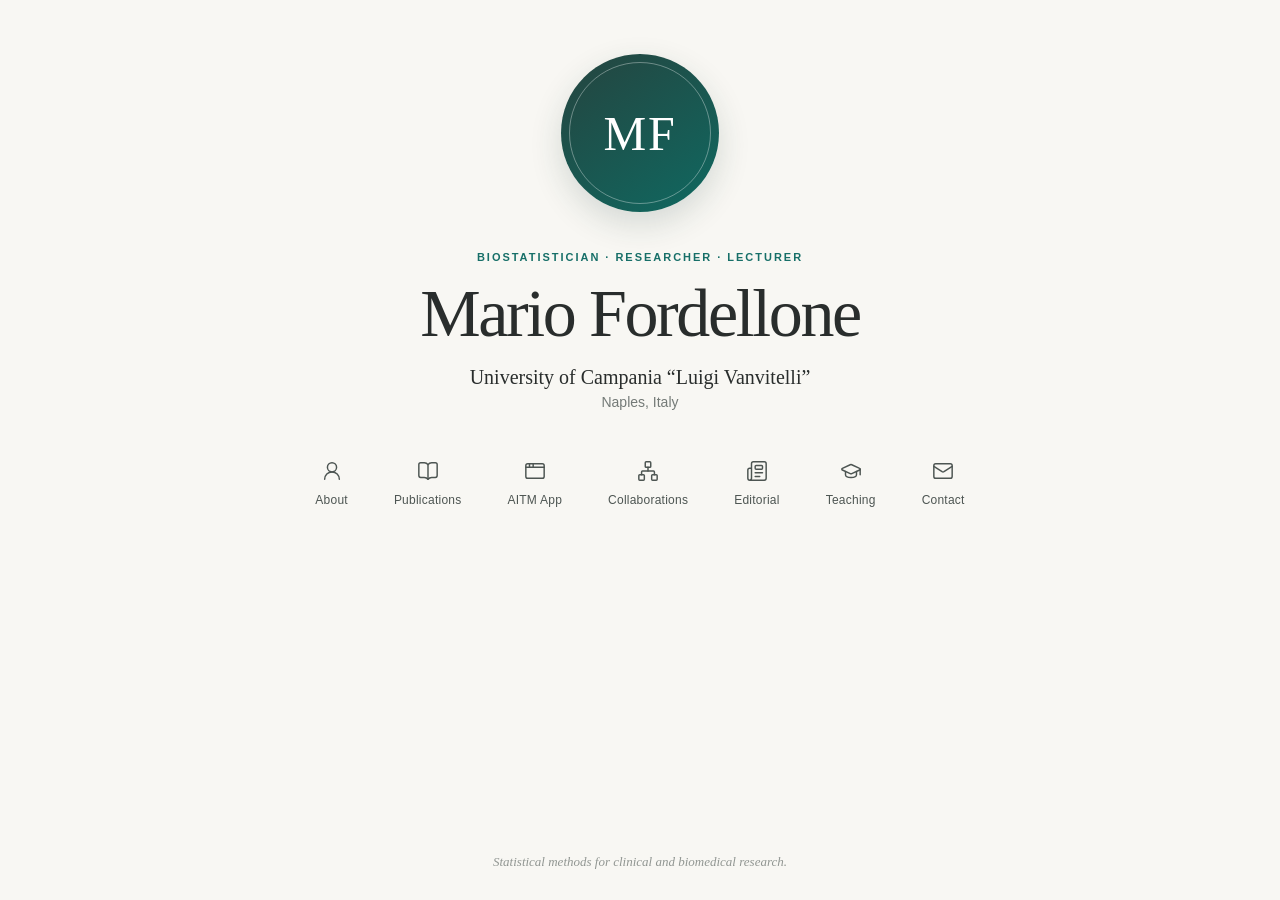
<file: index.html>
<!DOCTYPE html><html lang="en"><head><meta charSet="utf-8"/><meta name="viewport" content="width=device-width, initial-scale=1"/><link rel="stylesheet" href="/_next/static/css/index.Ow1RFTqH.css" data-precedence="vite-rsc/importer-resources"/><title>Mario Fordellone | Biostatistician</title><meta name="description" content="Academic profile of Mario Fordellone, biostatistician and researcher in clinical and biomedical data science."/><link rel="shortcut icon" href="/favicon.svg"/><link rel="icon" href="/favicon.svg"/>
</head><body class="antialiased"><main class="home-shell"><section class="identity" aria-labelledby="site-title"><div class="profile-mark" aria-label="Mario Fordellone monogram"><span>MF</span></div><p class="kicker">Biostatistician · Researcher · Lecturer</p><h1 id="site-title">Mario Fordellone</h1><p class="role">University of Campania “Luigi Vanvitelli”</p><p class="affiliation">Naples, Italy</p><nav class="academic-links" aria-label="Academic profile"><a href="/about"><svg xmlns="http://www.w3.org/2000/svg" width="18" height="18" viewBox="0 0 24 24" fill="none" stroke="currentColor" stroke-width="1.6" stroke-linecap="round" stroke-linejoin="round" class="lucide lucide-user-round" aria-hidden="true"><circle cx="12" cy="8" r="5"></circle><path d="M20 21a8 8 0 0 0-16 0"></path></svg><span>About</span></a><a href="/publications"><svg xmlns="http://www.w3.org/2000/svg" width="18" height="18" viewBox="0 0 24 24" fill="none" stroke="currentColor" stroke-width="1.6" stroke-linecap="round" stroke-linejoin="round" class="lucide lucide-book-open" aria-hidden="true"><path d="M12 5v16"></path><path d="M20.001 19A2 2 0 0022 17V5a2 2 0 00-1.999-2L16 3.002A5 5 0 0012 5a5 5 0 00-4-2H4a2 2 0 00-2 2v12a2 2 0 001.999 2H8a5 5 0 014 2 5 5 0 014-2z"></path></svg><span>Publications</span></a><a href="/aitm"><svg xmlns="http://www.w3.org/2000/svg" width="18" height="18" viewBox="0 0 24 24" fill="none" stroke="currentColor" stroke-width="1.6" stroke-linecap="round" stroke-linejoin="round" class="lucide lucide-app-window" aria-hidden="true"><rect x="2" y="4" width="20" height="16" rx="2"></rect><path d="M10 4v4"></path><path d="M2 8h20"></path><path d="M6 4v4"></path></svg><span>AITM App</span></a><a href="/collaborations"><svg xmlns="http://www.w3.org/2000/svg" width="18" height="18" viewBox="0 0 24 24" fill="none" stroke="currentColor" stroke-width="1.6" stroke-linecap="round" stroke-linejoin="round" class="lucide lucide-network" aria-hidden="true"><rect x="16" y="16" width="6" height="6" rx="1"></rect><rect x="2" y="16" width="6" height="6" rx="1"></rect><rect x="9" y="2" width="6" height="6" rx="1"></rect><path d="M5 16v-3a1 1 0 0 1 1-1h12a1 1 0 0 1 1 1v3"></path><path d="M12 12V8"></path></svg><span>Collaborations</span></a><a href="/editorial"><svg xmlns="http://www.w3.org/2000/svg" width="18" height="18" viewBox="0 0 24 24" fill="none" stroke="currentColor" stroke-width="1.6" stroke-linecap="round" stroke-linejoin="round" class="lucide lucide-newspaper" aria-hidden="true"><path d="M15 18h-5"></path><path d="M18 14h-8"></path><path d="M4 22h16a2 2 0 0 0 2-2V4a2 2 0 0 0-2-2H8a2 2 0 0 0-2 2v16a2 2 0 0 1-4 0v-9a2 2 0 0 1 2-2h2"></path><rect width="8" height="4" x="10" y="6" rx="1"></rect></svg><span>Editorial</span></a><a href="/teaching"><svg xmlns="http://www.w3.org/2000/svg" width="18" height="18" viewBox="0 0 24 24" fill="none" stroke="currentColor" stroke-width="1.6" stroke-linecap="round" stroke-linejoin="round" class="lucide lucide-graduation-cap" aria-hidden="true"><path d="M21.42 10.922a1 1 0 0 0-.019-1.838L12.83 5.18a2 2 0 0 0-1.66 0L2.6 9.08a1 1 0 0 0 0 1.832l8.57 3.908a2 2 0 0 0 1.66 0z"></path><path d="M22 10v6"></path><path d="M6 12.5V16a6 3 0 0 0 12 0v-3.5"></path></svg><span>Teaching</span></a><a href="/contact"><svg xmlns="http://www.w3.org/2000/svg" width="18" height="18" viewBox="0 0 24 24" fill="none" stroke="currentColor" stroke-width="1.6" stroke-linecap="round" stroke-linejoin="round" class="lucide lucide-mail" aria-hidden="true"><path d="m22 7-8.991 5.727a2 2 0 0 1-2.009 0L2 7"></path><rect x="2" y="4" width="20" height="16" rx="2"></rect></svg><span>Contact</span></a></nav></section><footer class="home-footer">Statistical methods for clinical and biomedical research.</footer></main></body></html>
</file>
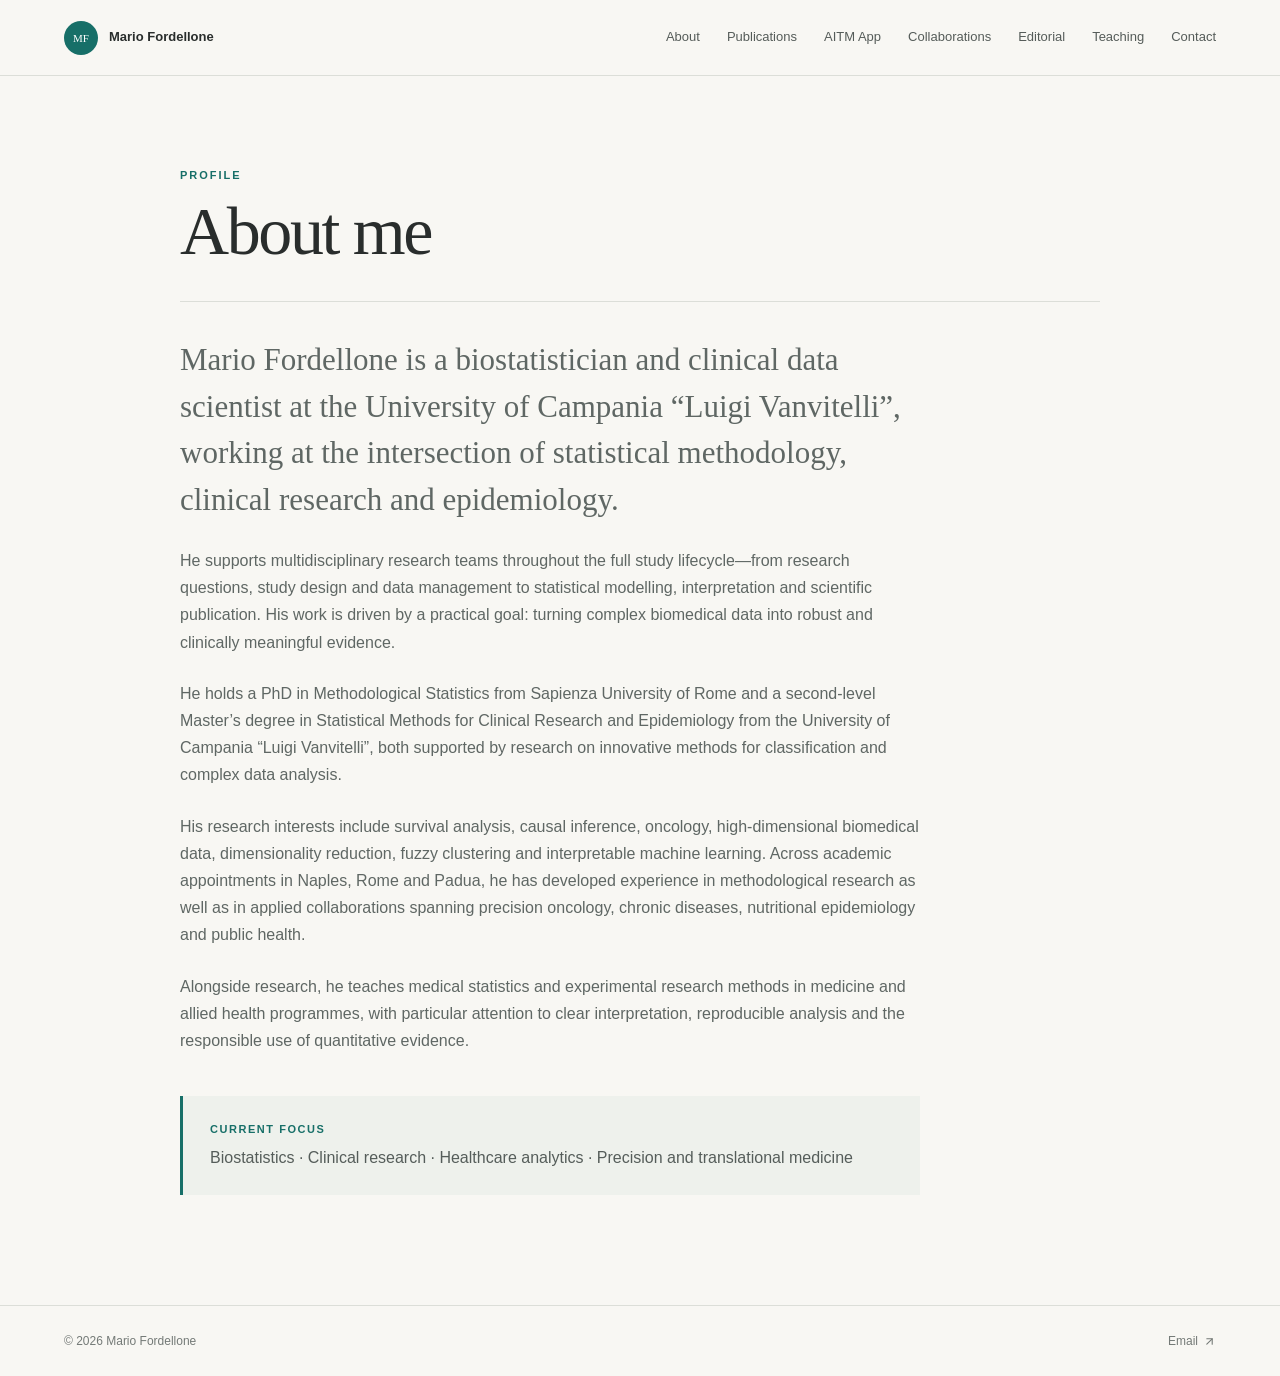
<file: about/index.html>
<!DOCTYPE html><html lang="en"><head><meta charSet="utf-8"/><meta name="viewport" content="width=device-width, initial-scale=1"/><link rel="stylesheet" href="/_next/static/css/index.Ow1RFTqH.css" data-precedence="vite-rsc/importer-resources"/><title>Mario Fordellone | Biostatistician</title><meta name="description" content="Academic profile of Mario Fordellone, biostatistician and researcher in clinical and biomedical data science."/><link rel="shortcut icon" href="/favicon.svg"/><link rel="icon" href="/favicon.svg"/>
</head><body class="antialiased"><main class="page-shell"><header class="site-header"><a href="/" class="mini-brand"><span>MF</span><strong>Mario Fordellone</strong></a><nav><a href="/about">About</a><a href="/publications">Publications</a><a href="/aitm">AITM App</a><a href="/collaborations">Collaborations</a><a href="/editorial">Editorial</a><a href="/teaching">Teaching</a><a href="/contact">Contact</a></nav></header><article class="content"><p class="kicker">Profile</p><h1>About me</h1><div class="prose"><p class="lead">Mario Fordellone is a biostatistician and clinical data scientist at the University of Campania “Luigi Vanvitelli”, working at the intersection of statistical methodology, clinical research and epidemiology.</p><p>He supports multidisciplinary research teams throughout the full study lifecycle—from research questions, study design and data management to statistical modelling, interpretation and scientific publication. His work is driven by a practical goal: turning complex biomedical data into robust and clinically meaningful evidence.</p><p>He holds a PhD in Methodological Statistics from Sapienza University of Rome and a second-level Master’s degree in Statistical Methods for Clinical Research and Epidemiology from the University of Campania “Luigi Vanvitelli”, both supported by research on innovative methods for classification and complex data analysis.</p><p>His research interests include survival analysis, causal inference, oncology, high-dimensional biomedical data, dimensionality reduction, fuzzy clustering and interpretable machine learning. Across academic appointments in Naples, Rome and Padua, he has developed experience in methodological research as well as in applied collaborations spanning precision oncology, chronic diseases, nutritional epidemiology and public health.</p><p>Alongside research, he teaches medical statistics and experimental research methods in medicine and allied health programmes, with particular attention to clear interpretation, reproducible analysis and the responsible use of quantitative evidence.</p><aside class="note"><strong>Current focus</strong><span>Biostatistics · Clinical research · Healthcare analytics · Precision and translational medicine</span></aside></div></article><footer class="site-footer"><span>© 2026 Mario Fordellone</span><a href="mailto:mario.fordellone@unicampania.it">Email <svg xmlns="http://www.w3.org/2000/svg" width="13" height="13" viewBox="0 0 24 24" fill="none" stroke="currentColor" stroke-width="2" stroke-linecap="round" stroke-linejoin="round" class="lucide lucide-arrow-up-right" aria-hidden="true"><path d="M7 7h10v10"></path><path d="M7 17 17 7"></path></svg></a></footer></main></body></html>
</file>
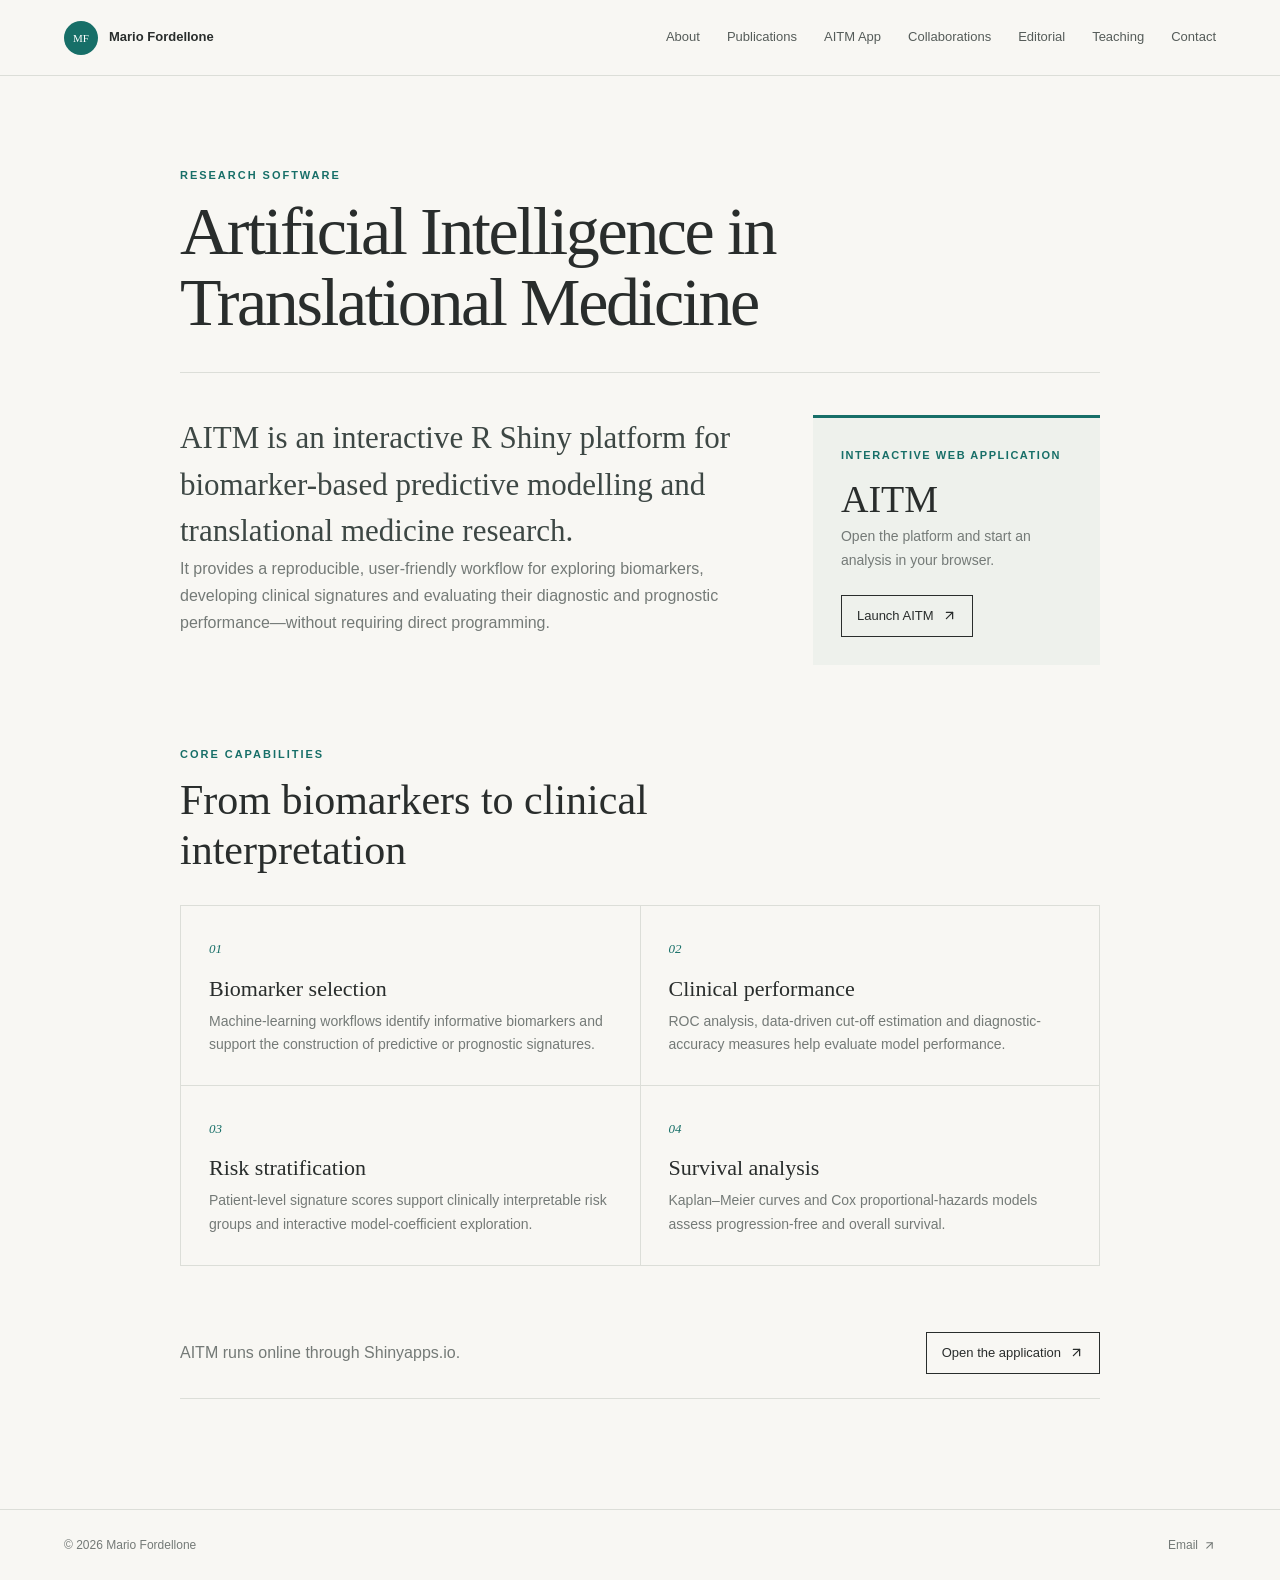
<file: aitm/index.html>
<!DOCTYPE html><html lang="en"><head><meta charSet="utf-8"/><meta name="viewport" content="width=device-width, initial-scale=1"/><link rel="stylesheet" href="/_next/static/css/index.Ow1RFTqH.css" data-precedence="vite-rsc/importer-resources"/><link rel="stylesheet" href="/_next/static/css/page.1l4qT8Kx.css" data-precedence="vite-rsc/importer-resources"/><title>AITM App | Mario Fordellone</title><meta name="description" content="Artificial Intelligence in Translational Medicine: an interactive R Shiny platform for biomarker-based predictive modelling."/><link rel="shortcut icon" href="/favicon.svg"/><link rel="icon" href="/favicon.svg"/>
</head><body class="antialiased"><main class="page-shell"><header class="site-header"><a href="/" class="mini-brand"><span>MF</span><strong>Mario Fordellone</strong></a><nav><a href="/about">About</a><a href="/publications">Publications</a><a href="/aitm">AITM App</a><a href="/collaborations">Collaborations</a><a href="/editorial">Editorial</a><a href="/teaching">Teaching</a><a href="/contact">Contact</a></nav></header><article class="content"><p class="kicker">Research software</p><h1>Artificial Intelligence in Translational Medicine</h1><div class="_intro_mw1wt_1"><div class="_description_mw1wt_9"><p class="lead">AITM is an interactive R Shiny platform for biomarker-based predictive modelling and translational medicine research.</p><p>It provides a reproducible, user-friendly workflow for exploring biomarkers, developing clinical signatures and evaluating their diagnostic and prognostic performance—without requiring direct programming.</p></div><div class="_launch_mw1wt_14"><span>Interactive web application</span><strong>AITM</strong><p>Open the platform and start an analysis in your browser.</p><a class="external-link" href="https://mario-fordellone.shinyapps.io/aitm/" target="_blank" rel="noreferrer">Launch AITM<svg xmlns="http://www.w3.org/2000/svg" width="15" height="15" viewBox="0 0 24 24" fill="none" stroke="currentColor" stroke-width="2" stroke-linecap="round" stroke-linejoin="round" class="lucide lucide-arrow-up-right" aria-hidden="true"><path d="M7 7h10v10"></path><path d="M7 17 17 7"></path></svg></a></div></div><section class="_capabilities_mw1wt_41" aria-labelledby="capabilities-title"><p class="kicker">Core capabilities</p><h2 id="capabilities-title">From biomarkers to clinical interpretation</h2><div class="_grid_mw1wt_51"><article><span>0<!-- -->1</span><h3>Biomarker selection</h3><p>Machine-learning workflows identify informative biomarkers and support the construction of predictive or prognostic signatures.</p></article><article><span>0<!-- -->2</span><h3>Clinical performance</h3><p>ROC analysis, data-driven cut-off estimation and diagnostic-accuracy measures help evaluate model performance.</p></article><article><span>0<!-- -->3</span><h3>Risk stratification</h3><p>Patient-level signature scores support clinically interpretable risk groups and interactive model-coefficient exploration.</p></article><article><span>0<!-- -->4</span><h3>Survival analysis</h3><p>Kaplan–Meier curves and Cox proportional-hazards models assess progression-free and overall survival.</p></article></div></section><div class="_finalLink_mw1wt_80"><p>AITM runs online through Shinyapps.io.</p><a class="external-link" href="https://mario-fordellone.shinyapps.io/aitm/" target="_blank" rel="noreferrer">Open the application<svg xmlns="http://www.w3.org/2000/svg" width="15" height="15" viewBox="0 0 24 24" fill="none" stroke="currentColor" stroke-width="2" stroke-linecap="round" stroke-linejoin="round" class="lucide lucide-arrow-up-right" aria-hidden="true"><path d="M7 7h10v10"></path><path d="M7 17 17 7"></path></svg></a></div></article><footer class="site-footer"><span>© 2026 Mario Fordellone</span><a href="mailto:mario.fordellone@unicampania.it">Email <svg xmlns="http://www.w3.org/2000/svg" width="13" height="13" viewBox="0 0 24 24" fill="none" stroke="currentColor" stroke-width="2" stroke-linecap="round" stroke-linejoin="round" class="lucide lucide-arrow-up-right" aria-hidden="true"><path d="M7 7h10v10"></path><path d="M7 17 17 7"></path></svg></a></footer></main></body></html>
</file>
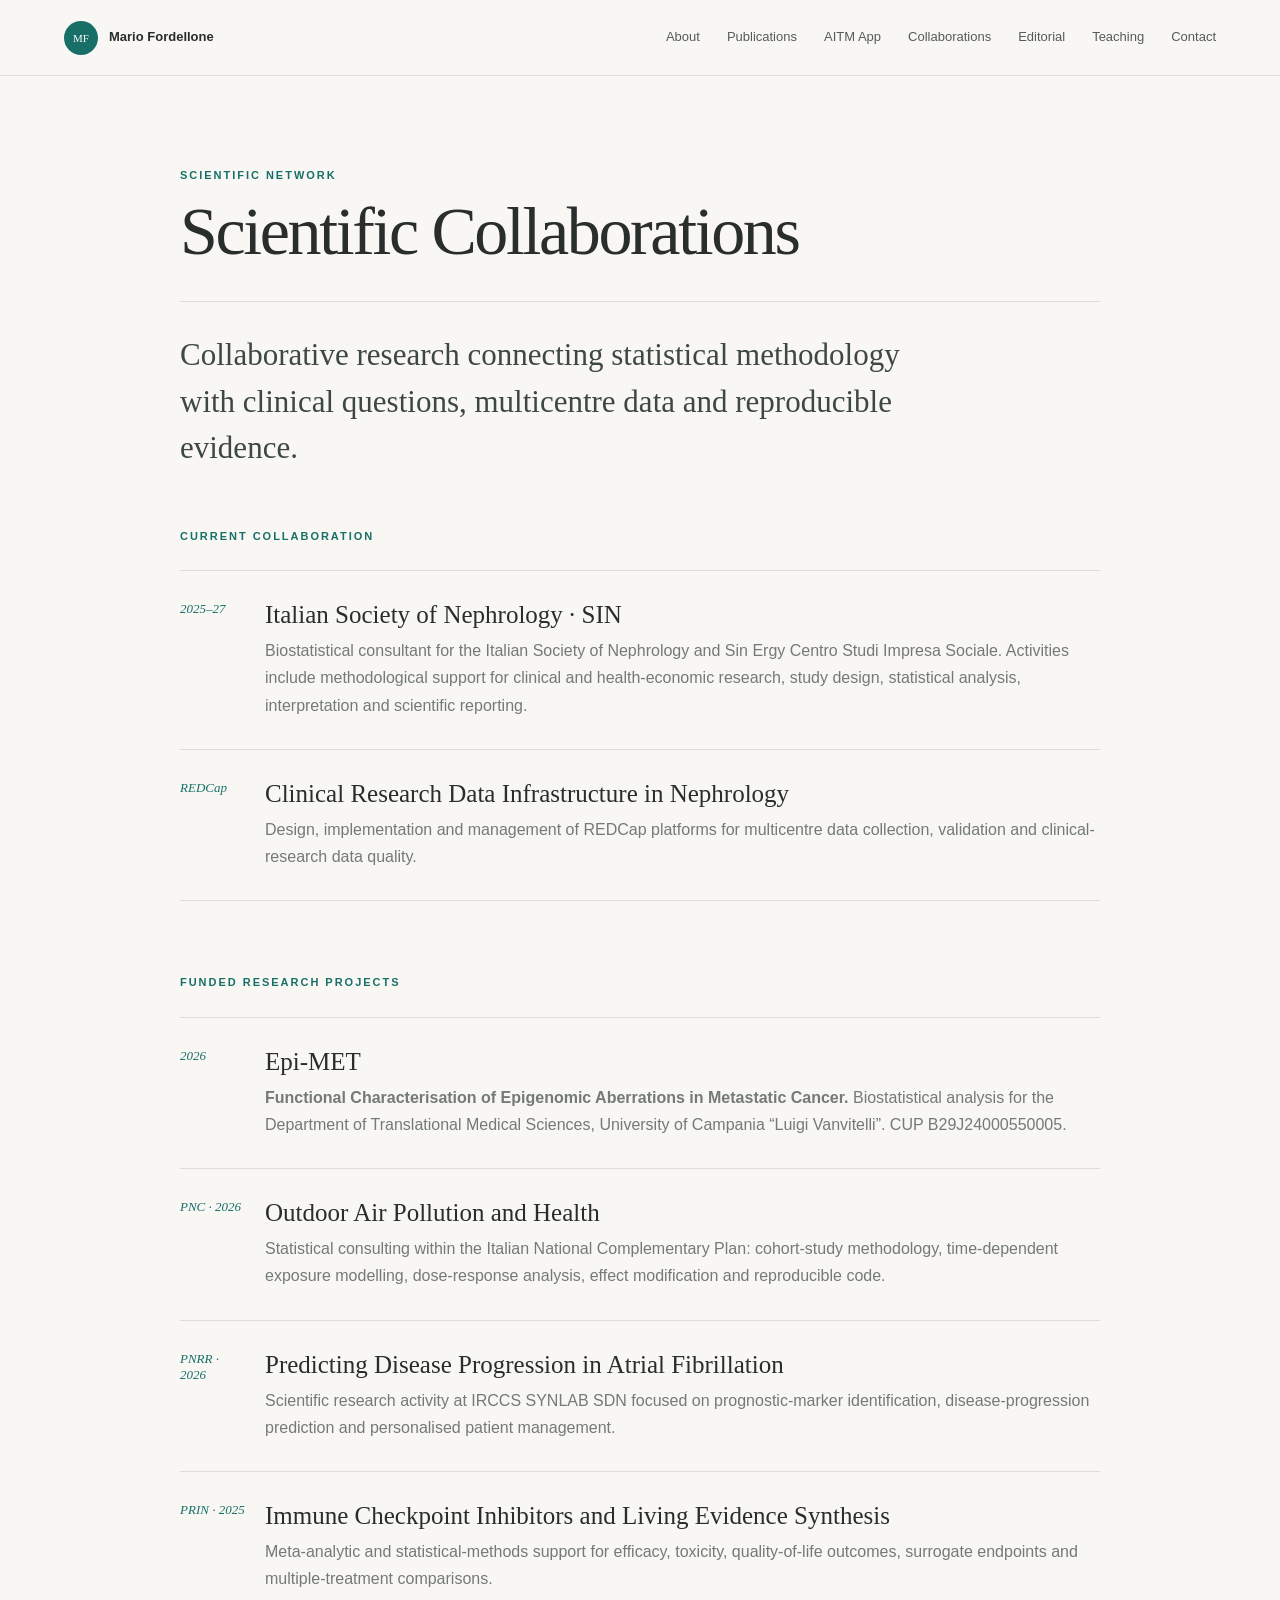
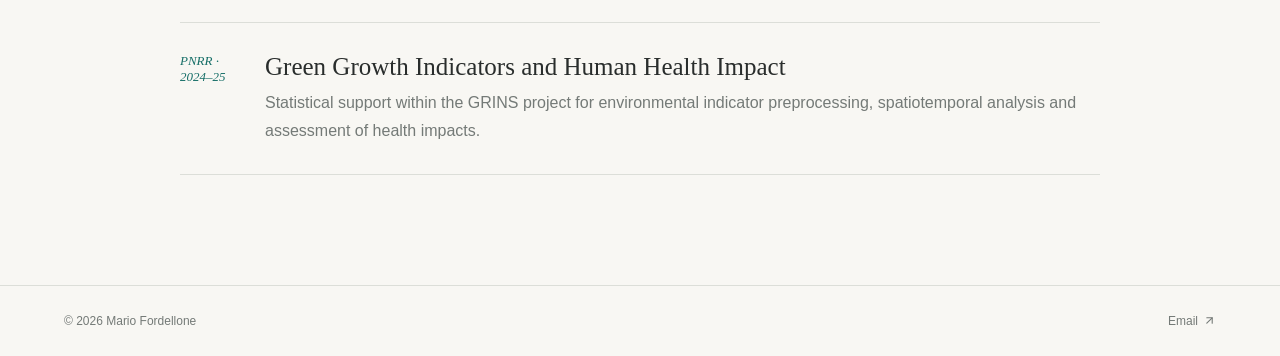
<file: collaborations/index.html>
<!DOCTYPE html><html lang="en"><head><meta charSet="utf-8"/><meta name="viewport" content="width=device-width, initial-scale=1"/><link rel="stylesheet" href="/_next/static/css/index.Ow1RFTqH.css" data-precedence="vite-rsc/importer-resources"/><title>Scientific Collaborations | Mario Fordellone</title><meta name="description" content="Scientific collaborations and funded research projects in biostatistics, clinical research and healthcare data science."/><link rel="shortcut icon" href="/favicon.svg"/><link rel="icon" href="/favicon.svg"/>
</head><body class="antialiased"><main class="page-shell"><header class="site-header"><a href="/" class="mini-brand"><span>MF</span><strong>Mario Fordellone</strong></a><nav><a href="/about">About</a><a href="/publications">Publications</a><a href="/aitm">AITM App</a><a href="/collaborations">Collaborations</a><a href="/editorial">Editorial</a><a href="/teaching">Teaching</a><a href="/contact">Contact</a></nav></header><article class="content"><p class="kicker">Scientific network</p><h1>Scientific Collaborations</h1><p class="lead narrow">Collaborative research connecting statistical methodology with clinical questions, multicentre data and reproducible evidence.</p><p class="kicker">Current collaboration</p><div class="item-list"><section><span>2025–27</span><div><h2>Italian Society of Nephrology · SIN</h2><p>Biostatistical consultant for the Italian Society of Nephrology and Sin Ergy Centro Studi Impresa Sociale. Activities include methodological support for clinical and health-economic research, study design, statistical analysis, interpretation and scientific reporting.</p></div></section><section><span>REDCap</span><div><h2>Clinical Research Data Infrastructure in Nephrology</h2><p>Design, implementation and management of REDCap platforms for multicentre data collection, validation and clinical-research data quality.</p></div></section></div><p class="kicker" style="margin-top:72px">Funded research projects</p><div class="item-list"><section><span>2026</span><div><h2>Epi-MET</h2><p><strong>Functional Characterisation of Epigenomic Aberrations in Metastatic Cancer.</strong> <!-- -->Biostatistical analysis for the Department of Translational Medical Sciences, University of Campania “Luigi Vanvitelli”. CUP B29J24000550005.</p></div></section><section><span>PNC · 2026</span><div><h2>Outdoor Air Pollution and Health</h2><p>Statistical consulting within the Italian National Complementary Plan: cohort-study methodology, time-dependent exposure modelling, dose-response analysis, effect modification and reproducible code.</p></div></section><section><span>PNRR · 2026</span><div><h2>Predicting Disease Progression in Atrial Fibrillation</h2><p>Scientific research activity at IRCCS SYNLAB SDN focused on prognostic-marker identification, disease-progression prediction and personalised patient management.</p></div></section><section><span>PRIN · 2025</span><div><h2>Immune Checkpoint Inhibitors and Living Evidence Synthesis</h2><p>Meta-analytic and statistical-methods support for efficacy, toxicity, quality-of-life outcomes, surrogate endpoints and multiple-treatment comparisons.</p></div></section><section><span>PNRR · 2024–25</span><div><h2>Green Growth Indicators and Human Health Impact</h2><p>Statistical support within the GRINS project for environmental indicator preprocessing, spatiotemporal analysis and assessment of health impacts.</p></div></section></div></article><footer class="site-footer"><span>© 2026 Mario Fordellone</span><a href="mailto:mario.fordellone@unicampania.it">Email <svg xmlns="http://www.w3.org/2000/svg" width="13" height="13" viewBox="0 0 24 24" fill="none" stroke="currentColor" stroke-width="2" stroke-linecap="round" stroke-linejoin="round" class="lucide lucide-arrow-up-right" aria-hidden="true"><path d="M7 7h10v10"></path><path d="M7 17 17 7"></path></svg></a></footer></main></body></html>
</file>
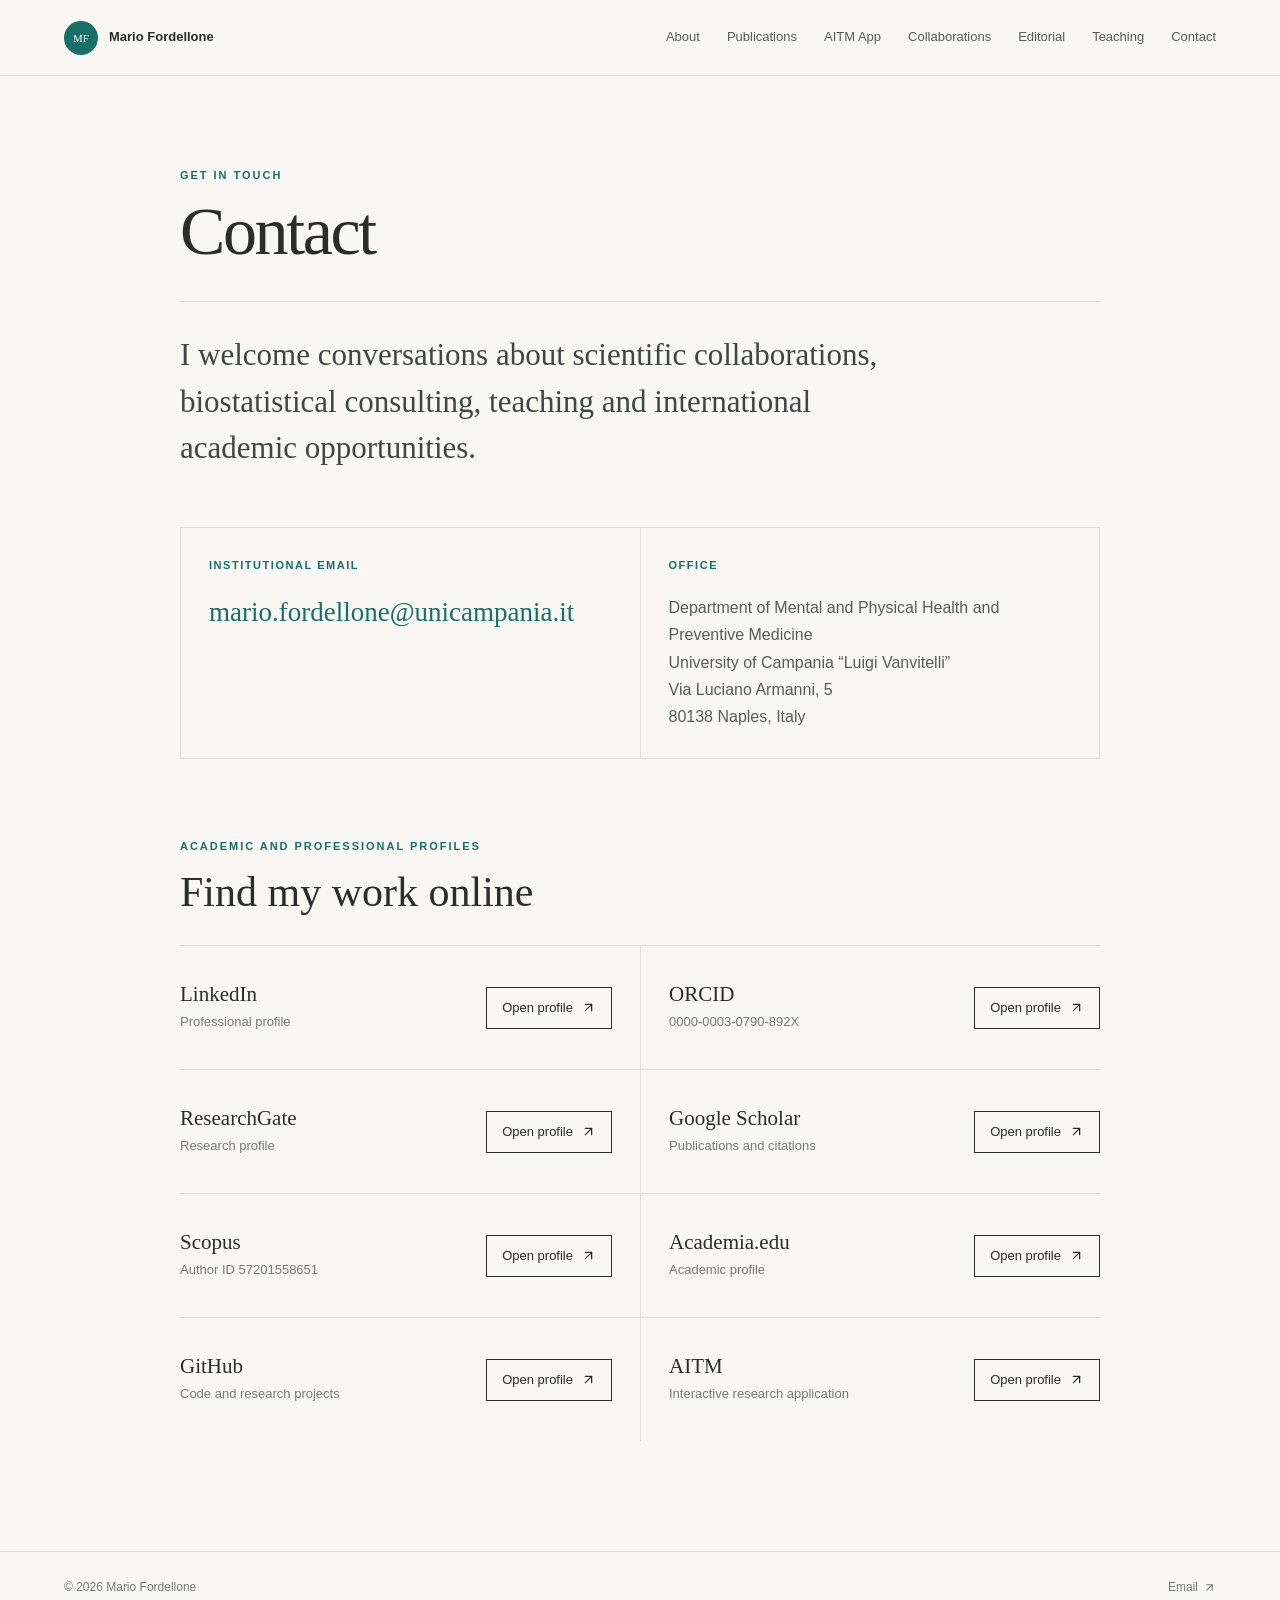
<file: contact/index.html>
<!DOCTYPE html><html lang="en"><head><meta charSet="utf-8"/><meta name="viewport" content="width=device-width, initial-scale=1"/><link rel="stylesheet" href="/_next/static/css/index.Ow1RFTqH.css" data-precedence="vite-rsc/importer-resources"/><link rel="stylesheet" href="/_next/static/css/page.Co0BzaxH.css" data-precedence="vite-rsc/importer-resources"/><title>Contact | Mario Fordellone</title><meta name="description" content="Contact details and academic profiles of Mario Fordellone, biostatistician and clinical data scientist."/><link rel="shortcut icon" href="/favicon.svg"/><link rel="icon" href="/favicon.svg"/>
</head><body class="antialiased"><main class="page-shell"><header class="site-header"><a href="/" class="mini-brand"><span>MF</span><strong>Mario Fordellone</strong></a><nav><a href="/about">About</a><a href="/publications">Publications</a><a href="/aitm">AITM App</a><a href="/collaborations">Collaborations</a><a href="/editorial">Editorial</a><a href="/teaching">Teaching</a><a href="/contact">Contact</a></nav></header><article class="content"><p class="kicker">Get in touch</p><h1>Contact</h1><p class="lead narrow">I welcome conversations about scientific collaborations, biostatistical consulting, teaching and international academic opportunities.</p><div class="_primaryGrid_oeisz_1"><section><span>Institutional email</span><a class="_email_oeisz_25" href="mailto:mario.fordellone@unicampania.it">mario.fordellone@unicampania.it</a></section><section><span>Office</span><address>Department of Mental and Physical Health and Preventive Medicine<br/>University of Campania “Luigi Vanvitelli”<br/>Via Luciano Armanni, 5<br/>80138 Naples, Italy</address></section></div><section class="_profiles_oeisz_41" aria-labelledby="profiles-title"><p class="kicker">Academic and professional profiles</p><h2 id="profiles-title">Find my work online</h2><div class="_profileGrid_oeisz_50"><article><div><h3>LinkedIn</h3><p>Professional profile</p></div><a class="external-link" href="https://www.linkedin.com/in/mario-fordellone-238661105/" target="_blank" rel="noreferrer">Open profile<svg xmlns="http://www.w3.org/2000/svg" width="15" height="15" viewBox="0 0 24 24" fill="none" stroke="currentColor" stroke-width="2" stroke-linecap="round" stroke-linejoin="round" class="lucide lucide-arrow-up-right" aria-hidden="true"><path d="M7 7h10v10"></path><path d="M7 17 17 7"></path></svg></a></article><article><div><h3>ORCID</h3><p>0000-0003-0790-892X</p></div><a class="external-link" href="https://orcid.org/0000-0003-0790-892X" target="_blank" rel="noreferrer">Open profile<svg xmlns="http://www.w3.org/2000/svg" width="15" height="15" viewBox="0 0 24 24" fill="none" stroke="currentColor" stroke-width="2" stroke-linecap="round" stroke-linejoin="round" class="lucide lucide-arrow-up-right" aria-hidden="true"><path d="M7 7h10v10"></path><path d="M7 17 17 7"></path></svg></a></article><article><div><h3>ResearchGate</h3><p>Research profile</p></div><a class="external-link" href="https://www.researchgate.net/profile/Mario-Fordellone" target="_blank" rel="noreferrer">Open profile<svg xmlns="http://www.w3.org/2000/svg" width="15" height="15" viewBox="0 0 24 24" fill="none" stroke="currentColor" stroke-width="2" stroke-linecap="round" stroke-linejoin="round" class="lucide lucide-arrow-up-right" aria-hidden="true"><path d="M7 7h10v10"></path><path d="M7 17 17 7"></path></svg></a></article><article><div><h3>Google Scholar</h3><p>Publications and citations</p></div><a class="external-link" href="https://scholar.google.com/citations?user=J-qWEwoAAAAJ" target="_blank" rel="noreferrer">Open profile<svg xmlns="http://www.w3.org/2000/svg" width="15" height="15" viewBox="0 0 24 24" fill="none" stroke="currentColor" stroke-width="2" stroke-linecap="round" stroke-linejoin="round" class="lucide lucide-arrow-up-right" aria-hidden="true"><path d="M7 7h10v10"></path><path d="M7 17 17 7"></path></svg></a></article><article><div><h3>Scopus</h3><p>Author ID 57201558651</p></div><a class="external-link" href="https://www.scopus.com/authid/detail.uri?authorId=57201558651" target="_blank" rel="noreferrer">Open profile<svg xmlns="http://www.w3.org/2000/svg" width="15" height="15" viewBox="0 0 24 24" fill="none" stroke="currentColor" stroke-width="2" stroke-linecap="round" stroke-linejoin="round" class="lucide lucide-arrow-up-right" aria-hidden="true"><path d="M7 7h10v10"></path><path d="M7 17 17 7"></path></svg></a></article><article><div><h3>Academia.edu</h3><p>Academic profile</p></div><a class="external-link" href="https://unina2.academia.edu/MarioFordellone" target="_blank" rel="noreferrer">Open profile<svg xmlns="http://www.w3.org/2000/svg" width="15" height="15" viewBox="0 0 24 24" fill="none" stroke="currentColor" stroke-width="2" stroke-linecap="round" stroke-linejoin="round" class="lucide lucide-arrow-up-right" aria-hidden="true"><path d="M7 7h10v10"></path><path d="M7 17 17 7"></path></svg></a></article><article><div><h3>GitHub</h3><p>Code and research projects</p></div><a class="external-link" href="https://github.com/mfordellone" target="_blank" rel="noreferrer">Open profile<svg xmlns="http://www.w3.org/2000/svg" width="15" height="15" viewBox="0 0 24 24" fill="none" stroke="currentColor" stroke-width="2" stroke-linecap="round" stroke-linejoin="round" class="lucide lucide-arrow-up-right" aria-hidden="true"><path d="M7 7h10v10"></path><path d="M7 17 17 7"></path></svg></a></article><article><div><h3>AITM</h3><p>Interactive research application</p></div><a class="external-link" href="https://mario-fordellone.shinyapps.io/aitm/" target="_blank" rel="noreferrer">Open profile<svg xmlns="http://www.w3.org/2000/svg" width="15" height="15" viewBox="0 0 24 24" fill="none" stroke="currentColor" stroke-width="2" stroke-linecap="round" stroke-linejoin="round" class="lucide lucide-arrow-up-right" aria-hidden="true"><path d="M7 7h10v10"></path><path d="M7 17 17 7"></path></svg></a></article></div></section></article><footer class="site-footer"><span>© 2026 Mario Fordellone</span><a href="mailto:mario.fordellone@unicampania.it">Email <svg xmlns="http://www.w3.org/2000/svg" width="13" height="13" viewBox="0 0 24 24" fill="none" stroke="currentColor" stroke-width="2" stroke-linecap="round" stroke-linejoin="round" class="lucide lucide-arrow-up-right" aria-hidden="true"><path d="M7 7h10v10"></path><path d="M7 17 17 7"></path></svg></a></footer></main></body></html>
</file>
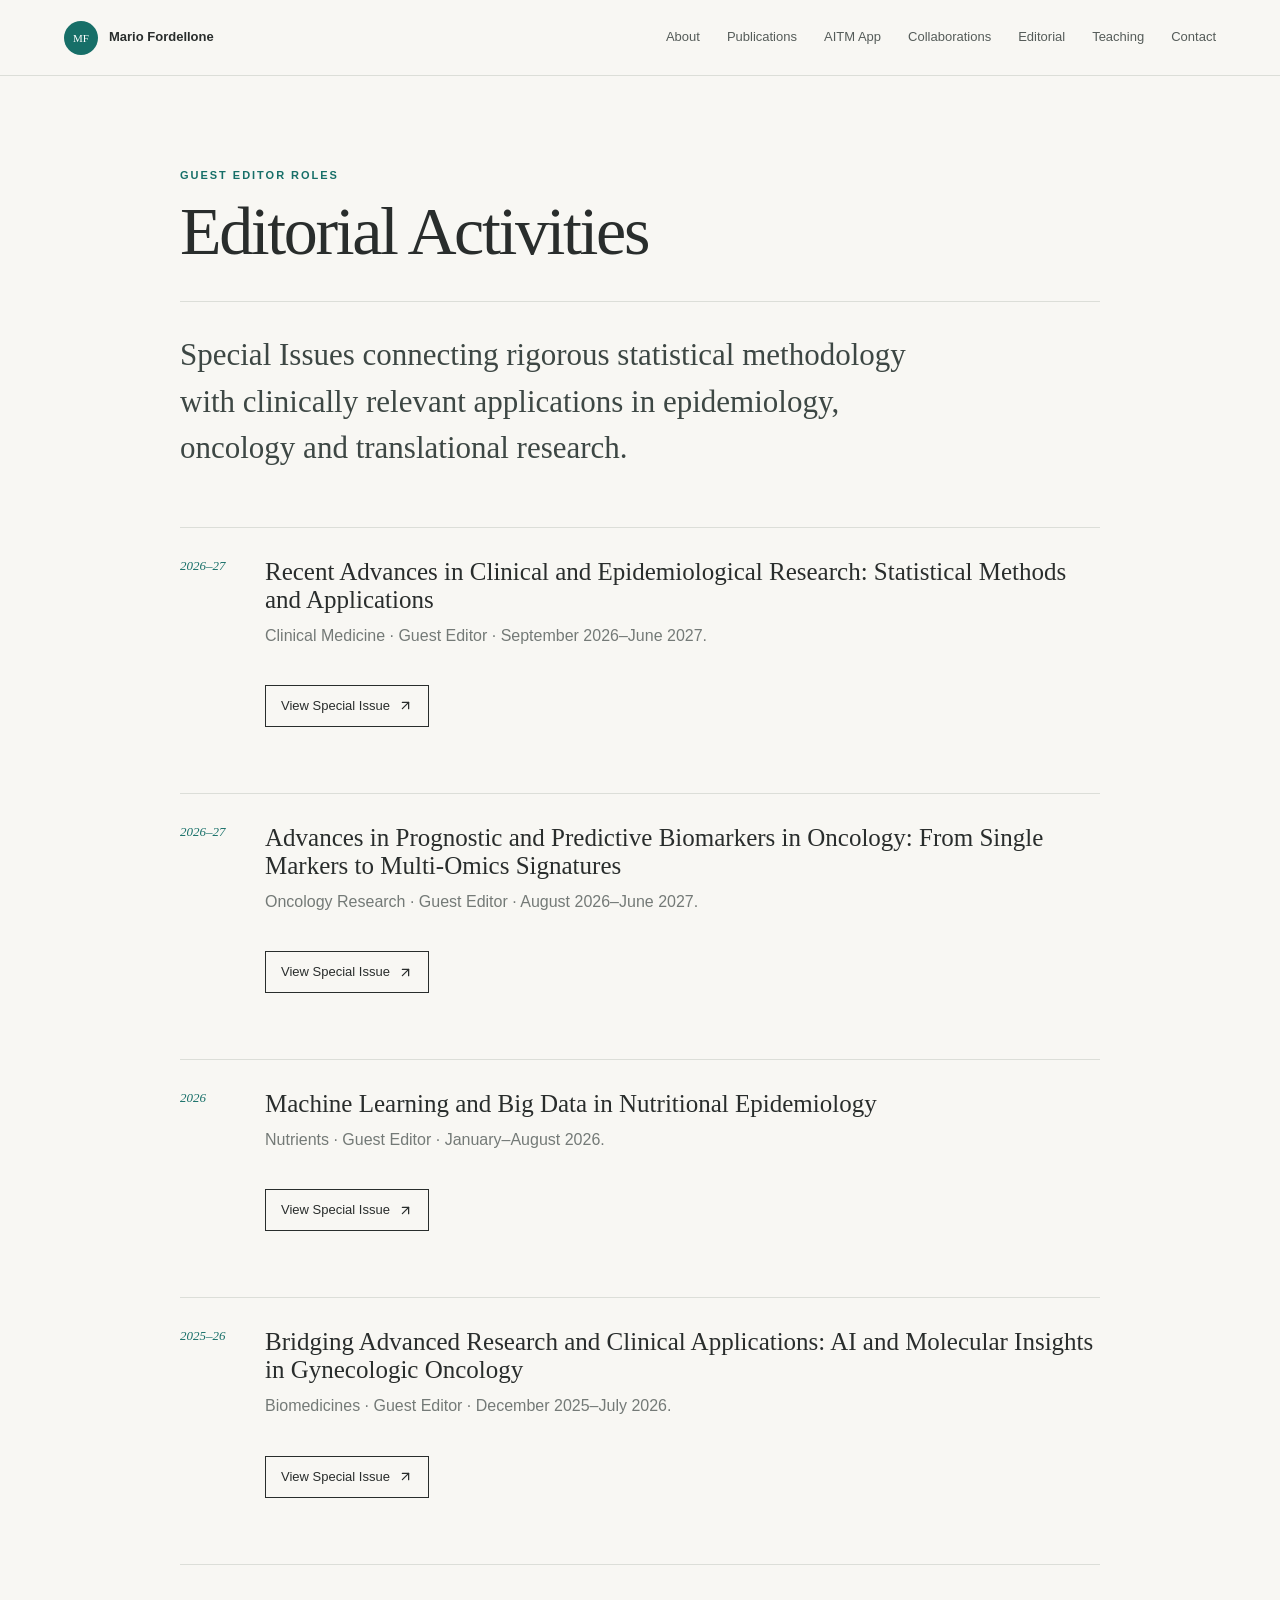
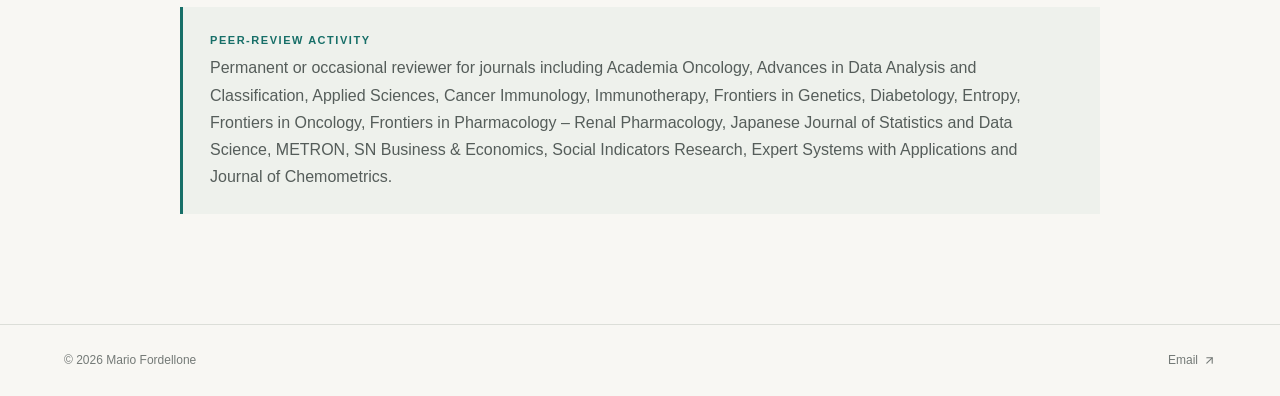
<file: editorial/index.html>
<!DOCTYPE html><html lang="en"><head><meta charSet="utf-8"/><meta name="viewport" content="width=device-width, initial-scale=1"/><link rel="stylesheet" href="/_next/static/css/index.Ow1RFTqH.css" data-precedence="vite-rsc/importer-resources"/><title>Editorial Activities | Mario Fordellone</title><meta name="description" content="Guest Editor roles and Special Issues in biostatistics, clinical epidemiology, oncology and nutritional epidemiology."/><link rel="shortcut icon" href="/favicon.svg"/><link rel="icon" href="/favicon.svg"/>
</head><body class="antialiased"><main class="page-shell"><header class="site-header"><a href="/" class="mini-brand"><span>MF</span><strong>Mario Fordellone</strong></a><nav><a href="/about">About</a><a href="/publications">Publications</a><a href="/aitm">AITM App</a><a href="/collaborations">Collaborations</a><a href="/editorial">Editorial</a><a href="/teaching">Teaching</a><a href="/contact">Contact</a></nav></header><article class="content"><p class="kicker">Guest editor roles</p><h1>Editorial Activities</h1><p class="lead narrow">Special Issues connecting rigorous statistical methodology with clinically relevant applications in epidemiology, oncology and translational research.</p><div class="item-list"><section><span>2026–27</span><div><h2>Recent Advances in Clinical and Epidemiological Research: Statistical Methods and Applications</h2><p>Clinical Medicine · Guest Editor · September 2026–June 2027.</p><div class="profile-buttons"><a class="external-link" href="https://www.mdpi.com/journal/jcm/special_issues/TK9YXEL5CB" target="_blank" rel="noreferrer">View Special Issue<svg xmlns="http://www.w3.org/2000/svg" width="15" height="15" viewBox="0 0 24 24" fill="none" stroke="currentColor" stroke-width="2" stroke-linecap="round" stroke-linejoin="round" class="lucide lucide-arrow-up-right" aria-hidden="true"><path d="M7 7h10v10"></path><path d="M7 17 17 7"></path></svg></a></div></div></section><section><span>2026–27</span><div><h2>Advances in Prognostic and Predictive Biomarkers in Oncology: From Single Markers to Multi-Omics Signatures</h2><p>Oncology Research · Guest Editor · August 2026–June 2027.</p><div class="profile-buttons"><a class="external-link" href="https://www.techscience.com/or/special_detail/prognostic-biomarkers" target="_blank" rel="noreferrer">View Special Issue<svg xmlns="http://www.w3.org/2000/svg" width="15" height="15" viewBox="0 0 24 24" fill="none" stroke="currentColor" stroke-width="2" stroke-linecap="round" stroke-linejoin="round" class="lucide lucide-arrow-up-right" aria-hidden="true"><path d="M7 7h10v10"></path><path d="M7 17 17 7"></path></svg></a></div></div></section><section><span>2026</span><div><h2>Machine Learning and Big Data in Nutritional Epidemiology</h2><p>Nutrients · Guest Editor · January–August 2026.</p><div class="profile-buttons"><a class="external-link" href="https://www.mdpi.com/journal/nutrients/special_issues/6EB3E79ODA" target="_blank" rel="noreferrer">View Special Issue<svg xmlns="http://www.w3.org/2000/svg" width="15" height="15" viewBox="0 0 24 24" fill="none" stroke="currentColor" stroke-width="2" stroke-linecap="round" stroke-linejoin="round" class="lucide lucide-arrow-up-right" aria-hidden="true"><path d="M7 7h10v10"></path><path d="M7 17 17 7"></path></svg></a></div></div></section><section><span>2025–26</span><div><h2>Bridging Advanced Research and Clinical Applications: AI and Molecular Insights in Gynecologic Oncology</h2><p>Biomedicines · Guest Editor · December 2025–July 2026.</p><div class="profile-buttons"><a class="external-link" href="https://www.mdpi.com/journal/biomedicines/special_issues/SZ1UT809P9" target="_blank" rel="noreferrer">View Special Issue<svg xmlns="http://www.w3.org/2000/svg" width="15" height="15" viewBox="0 0 24 24" fill="none" stroke="currentColor" stroke-width="2" stroke-linecap="round" stroke-linejoin="round" class="lucide lucide-arrow-up-right" aria-hidden="true"><path d="M7 7h10v10"></path><path d="M7 17 17 7"></path></svg></a></div></div></section></div><aside class="note"><strong>Peer-review activity</strong><span>Permanent or occasional reviewer for journals including Academia Oncology, Advances in Data Analysis and Classification, Applied Sciences, Cancer Immunology, Immunotherapy, Frontiers in Genetics, Diabetology, Entropy, Frontiers in Oncology, Frontiers in Pharmacology – Renal Pharmacology, Japanese Journal of Statistics and Data Science, METRON, SN Business &amp; Economics, Social Indicators Research, Expert Systems with Applications and Journal of Chemometrics.</span></aside></article><footer class="site-footer"><span>© 2026 Mario Fordellone</span><a href="mailto:mario.fordellone@unicampania.it">Email <svg xmlns="http://www.w3.org/2000/svg" width="13" height="13" viewBox="0 0 24 24" fill="none" stroke="currentColor" stroke-width="2" stroke-linecap="round" stroke-linejoin="round" class="lucide lucide-arrow-up-right" aria-hidden="true"><path d="M7 7h10v10"></path><path d="M7 17 17 7"></path></svg></a></footer></main></body></html>
</file>
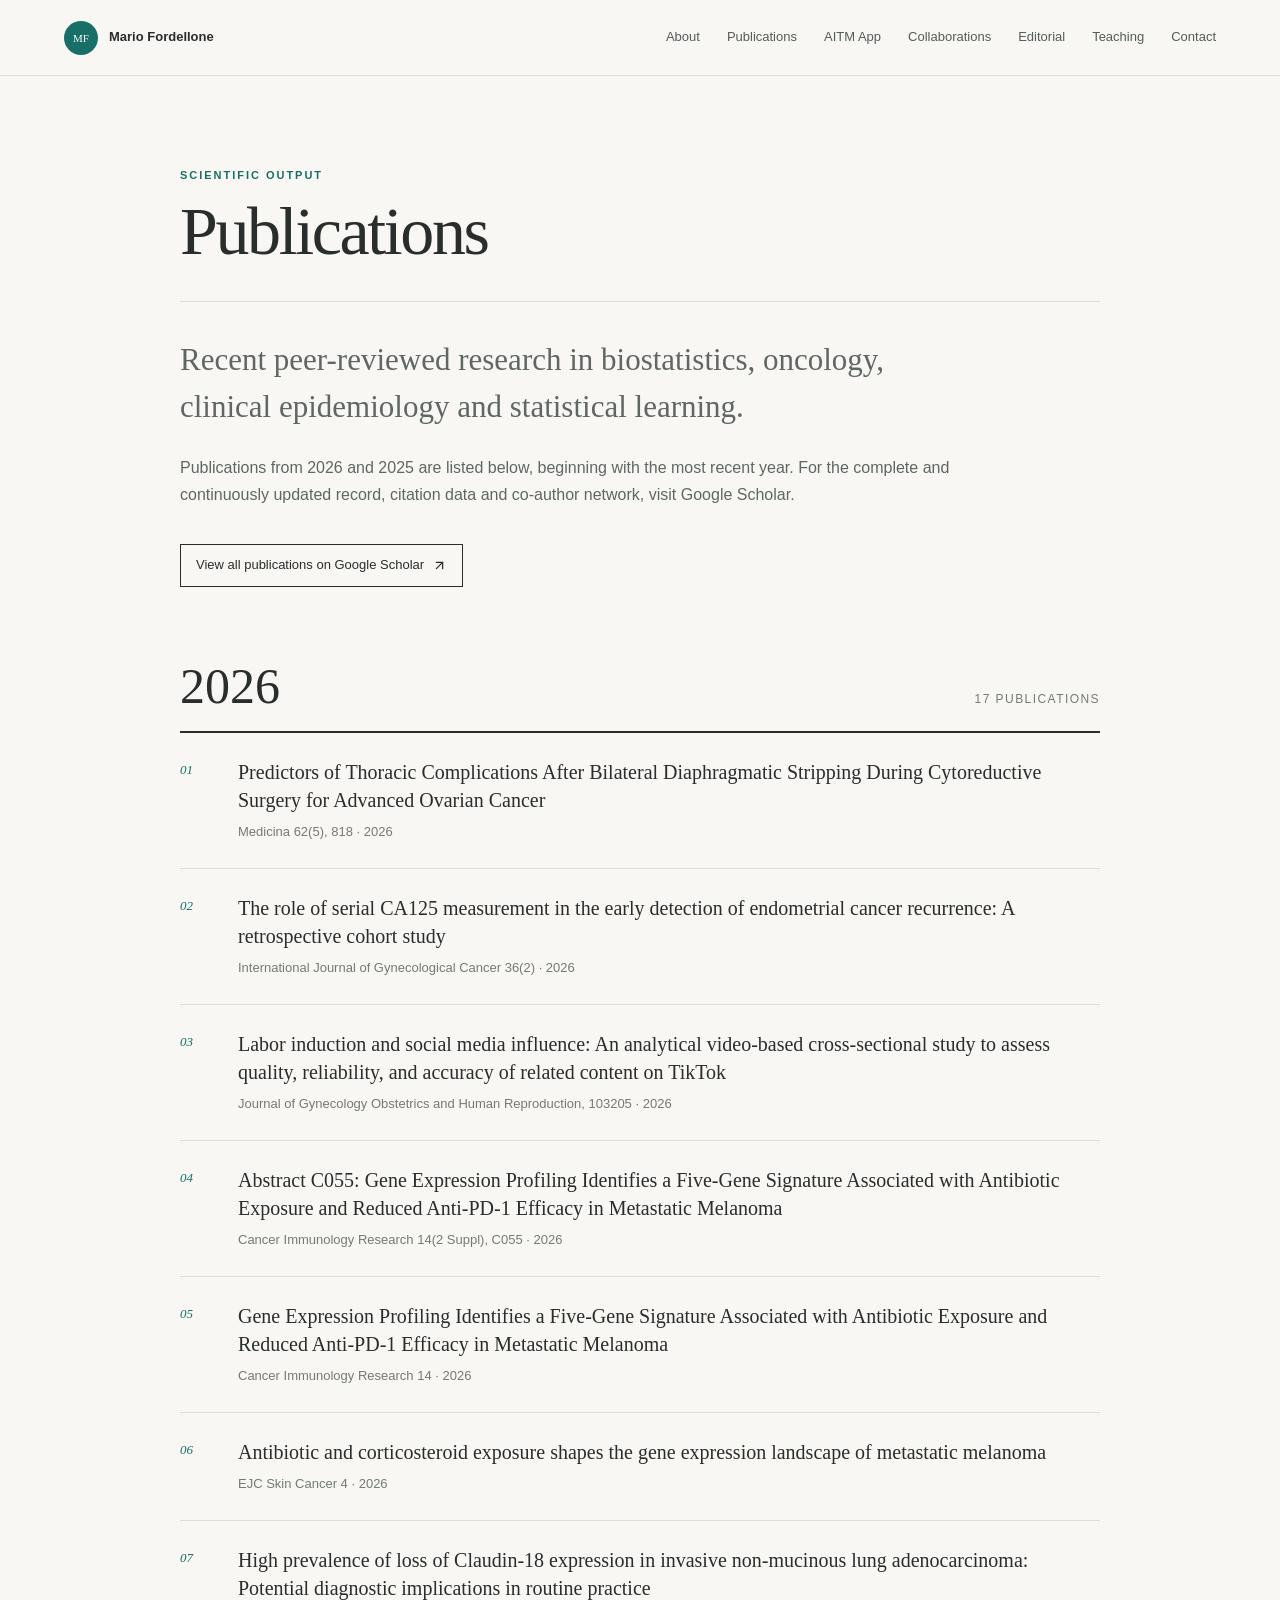
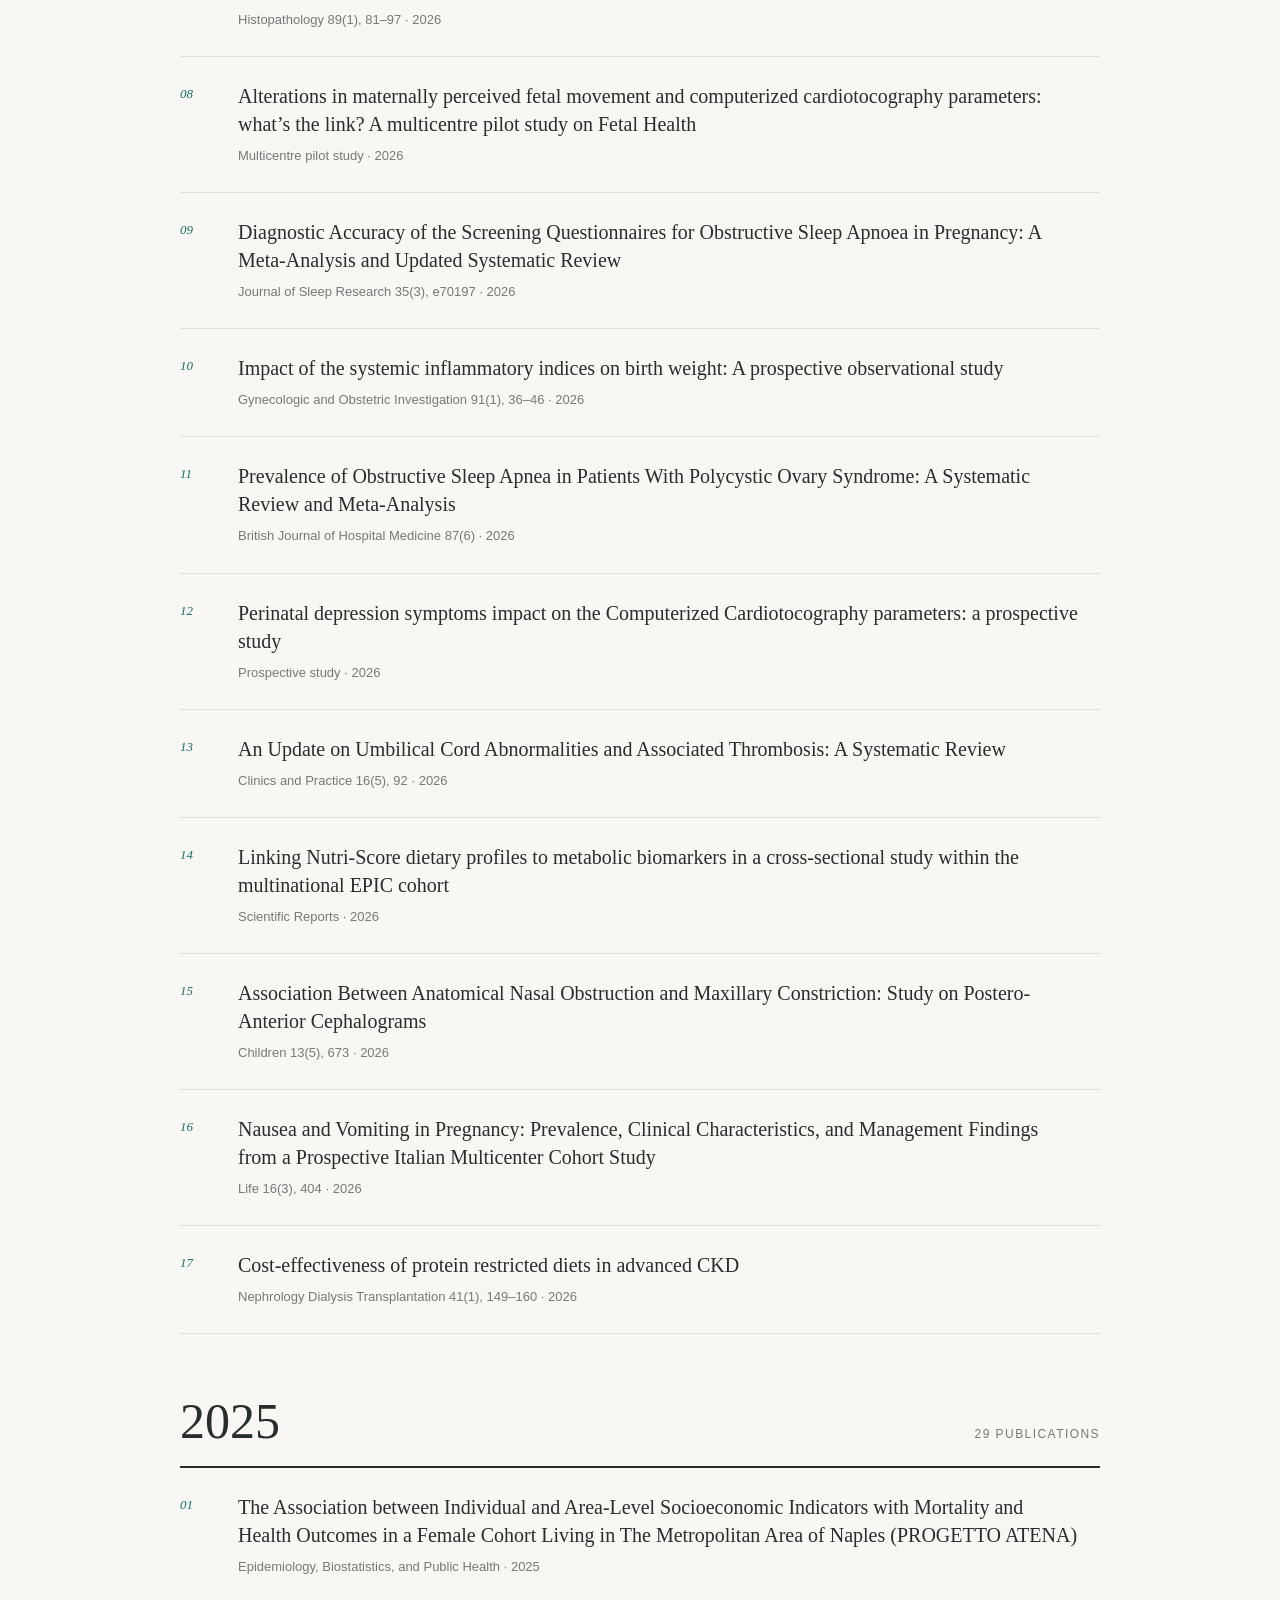
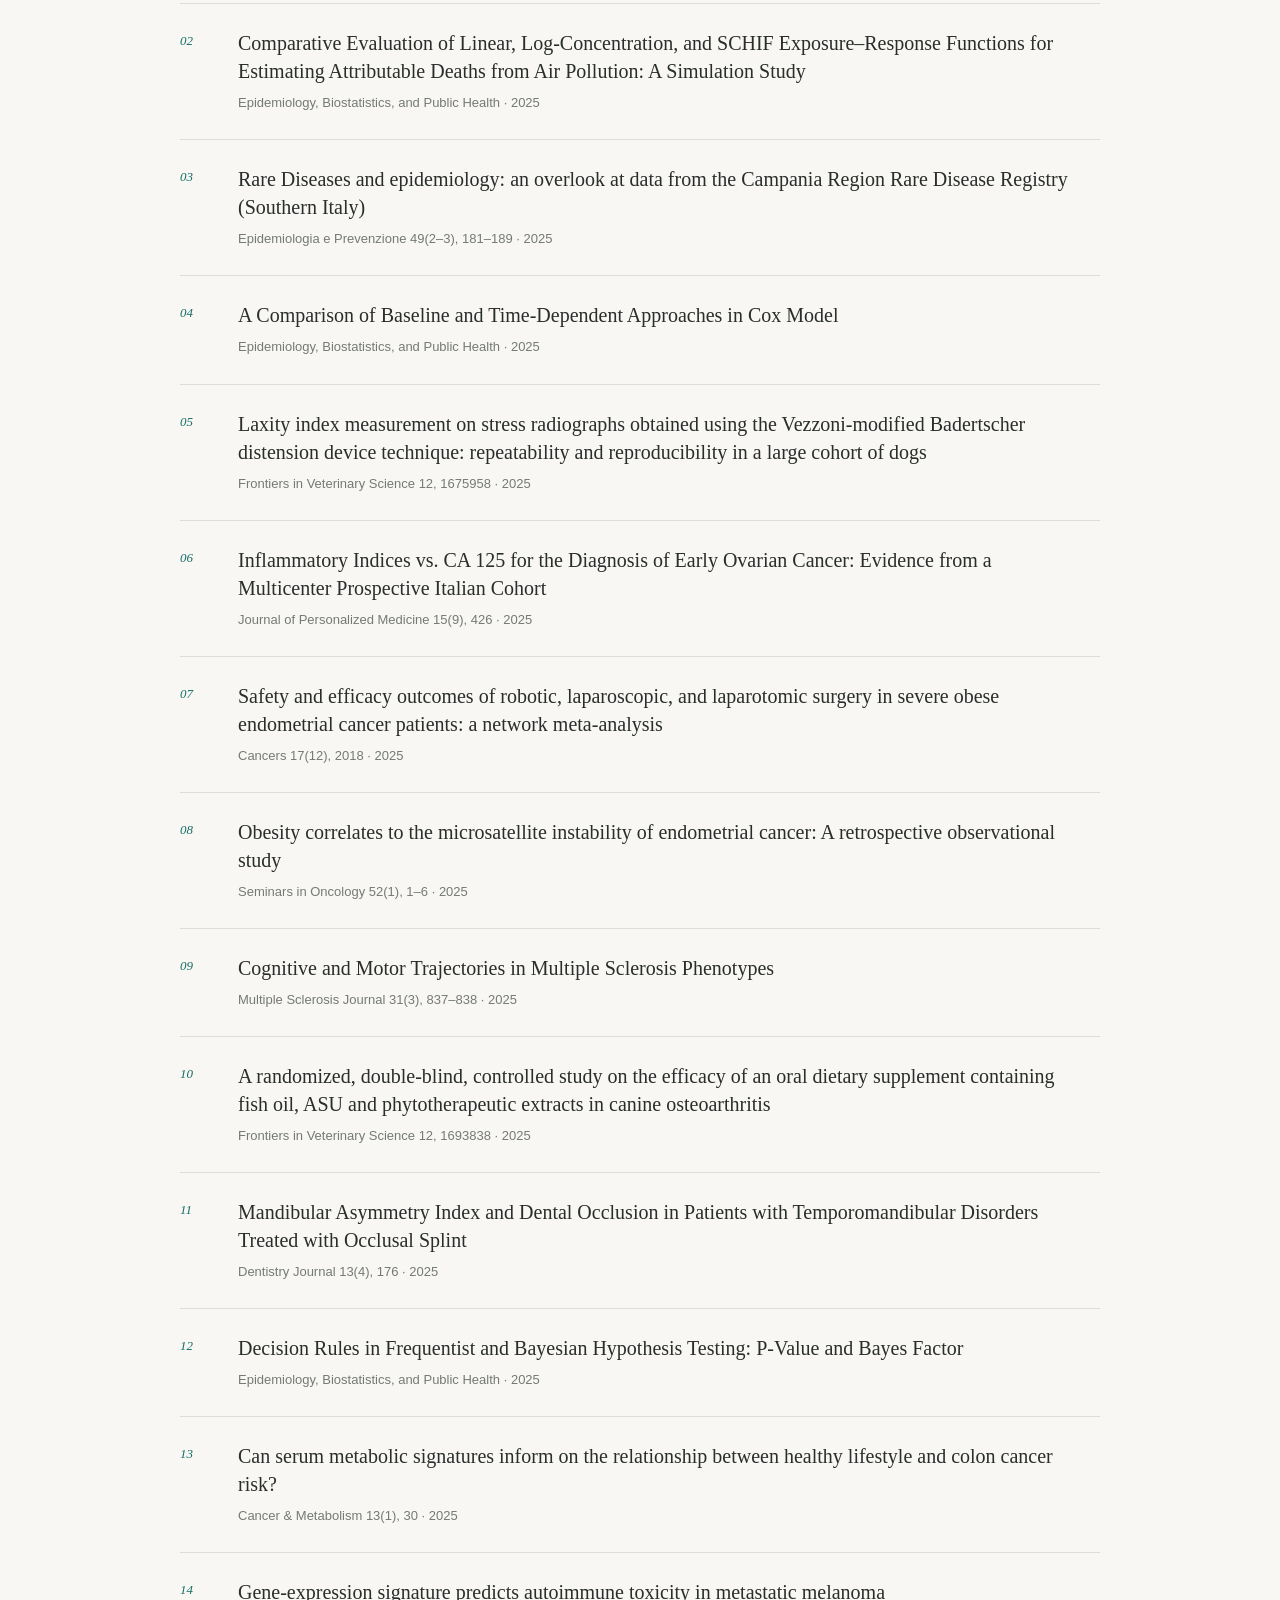
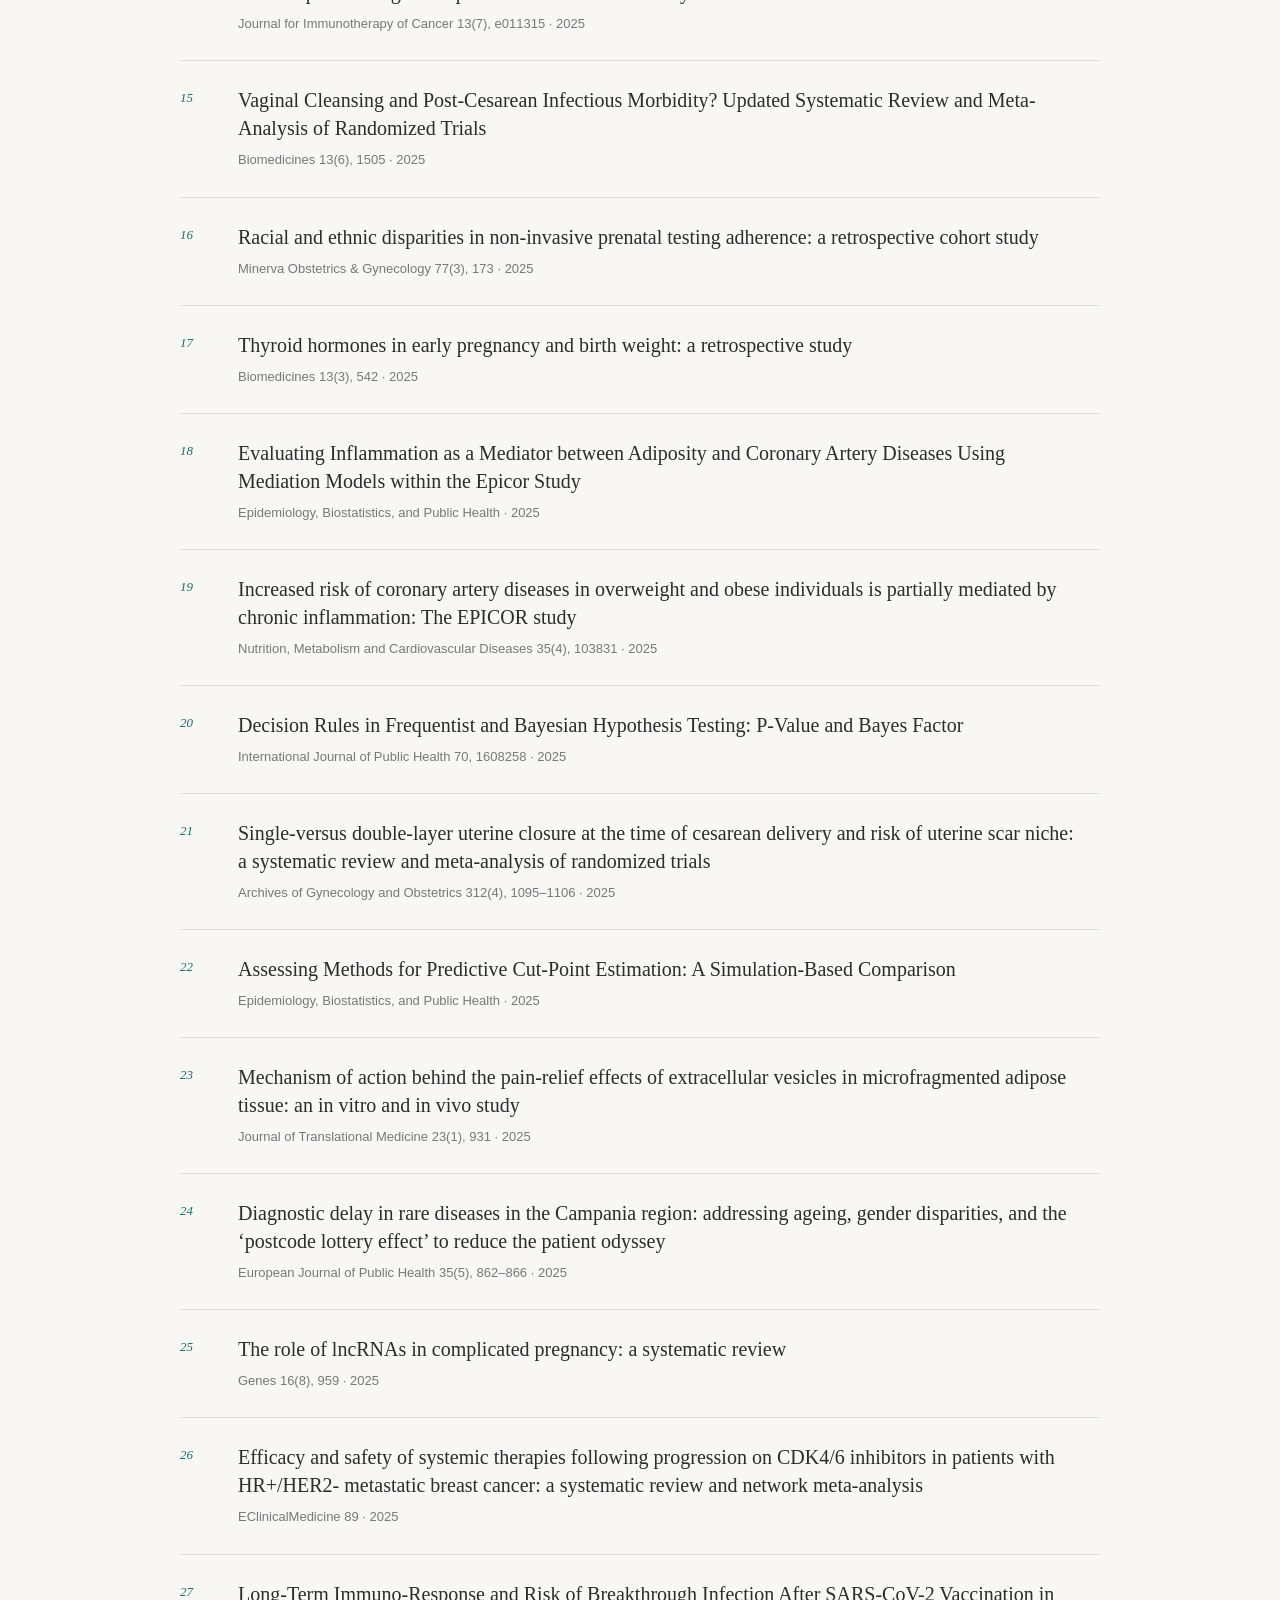
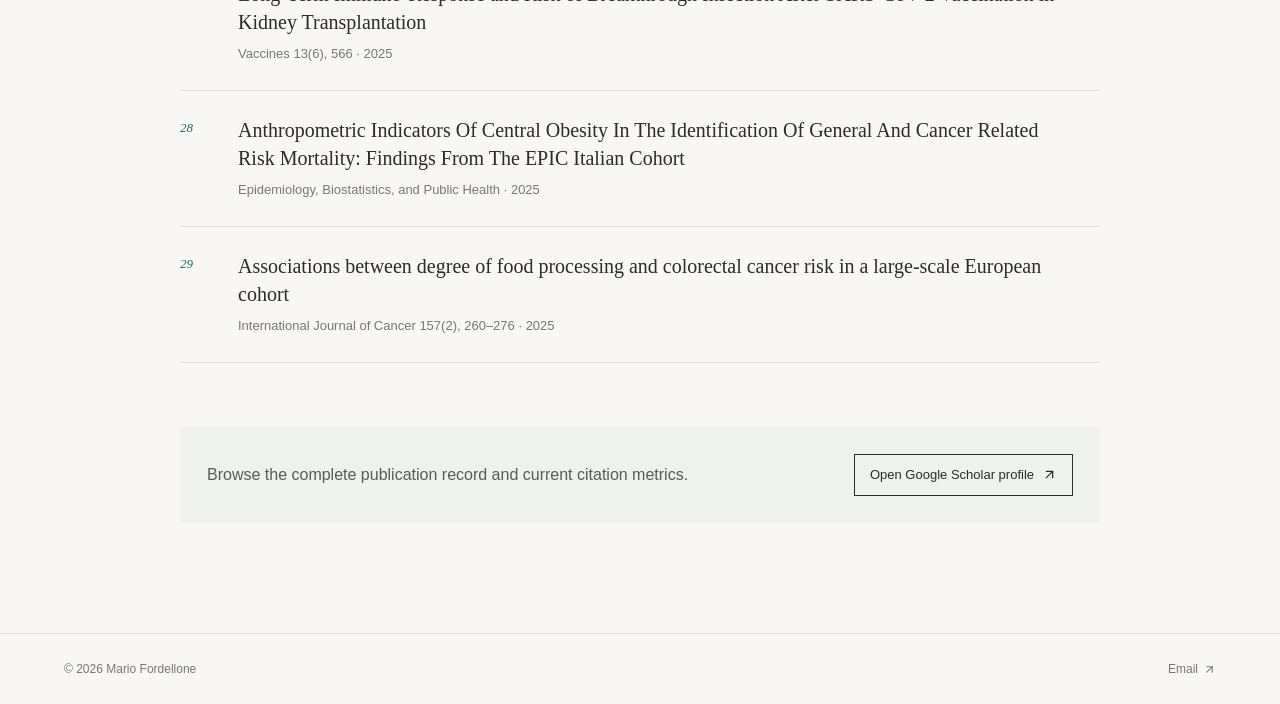
<file: publications/index.html>
<!DOCTYPE html><html lang="en"><head><meta charSet="utf-8"/><meta name="viewport" content="width=device-width, initial-scale=1"/><link rel="stylesheet" href="/_next/static/css/index.Ow1RFTqH.css" data-precedence="vite-rsc/importer-resources"/><link rel="stylesheet" href="/_next/static/css/page.BjQ9U2xr.css" data-precedence="vite-rsc/importer-resources"/><title>Mario Fordellone | Biostatistician</title><meta name="description" content="Academic profile of Mario Fordellone, biostatistician and researcher in clinical and biomedical data science."/><link rel="shortcut icon" href="/favicon.svg"/><link rel="icon" href="/favicon.svg"/>
</head><body class="antialiased"><main class="page-shell"><header class="site-header"><a href="/" class="mini-brand"><span>MF</span><strong>Mario Fordellone</strong></a><nav><a href="/about">About</a><a href="/publications">Publications</a><a href="/aitm">AITM App</a><a href="/collaborations">Collaborations</a><a href="/editorial">Editorial</a><a href="/teaching">Teaching</a><a href="/contact">Contact</a></nav></header><article class="content"><p class="kicker">Scientific output</p><h1>Publications</h1><div class="prose publications-intro"><p class="lead">Recent peer-reviewed research in biostatistics, oncology, clinical epidemiology and statistical learning.</p><p>Publications from 2026 and 2025 are listed below, beginning with the most recent year. For the complete and continuously updated record, citation data and co-author network, visit Google Scholar.</p><div class="profile-buttons"><a class="external-link" href="https://scholar.google.com/citations?user=J-qWEwoAAAAJ&amp;hl=en" target="_blank" rel="noreferrer">View all publications on Google Scholar<svg xmlns="http://www.w3.org/2000/svg" width="15" height="15" viewBox="0 0 24 24" fill="none" stroke="currentColor" stroke-width="2" stroke-linecap="round" stroke-linejoin="round" class="lucide lucide-arrow-up-right" aria-hidden="true"><path d="M7 7h10v10"></path><path d="M7 17 17 7"></path></svg></a></div></div><div class="publication-years"><section class="publication-year"><div class="publication-year-heading"><h2>2026</h2><span>17<!-- --> publications</span></div><ol class="publication-list"><li><h3>Predictors of Thoracic Complications After Bilateral Diaphragmatic Stripping During Cytoreductive Surgery for Advanced Ovarian Cancer</h3><p>Medicina 62(5), 818<!-- --> · <!-- -->2026</p></li><li><h3>The role of serial CA125 measurement in the early detection of endometrial cancer recurrence: A retrospective cohort study</h3><p>International Journal of Gynecological Cancer 36(2)<!-- --> · <!-- -->2026</p></li><li><h3>Labor induction and social media influence: An analytical video-based cross-sectional study to assess quality, reliability, and accuracy of related content on TikTok</h3><p>Journal of Gynecology Obstetrics and Human Reproduction, 103205<!-- --> · <!-- -->2026</p></li><li><h3>Abstract C055: Gene Expression Profiling Identifies a Five-Gene Signature Associated with Antibiotic Exposure and Reduced Anti-PD-1 Efficacy in Metastatic Melanoma</h3><p>Cancer Immunology Research 14(2 Suppl), C055<!-- --> · <!-- -->2026</p></li><li><h3>Gene Expression Profiling Identifies a Five-Gene Signature Associated with Antibiotic Exposure and Reduced Anti-PD-1 Efficacy in Metastatic Melanoma</h3><p>Cancer Immunology Research 14<!-- --> · <!-- -->2026</p></li><li><h3>Antibiotic and corticosteroid exposure shapes the gene expression landscape of metastatic melanoma</h3><p>EJC Skin Cancer 4<!-- --> · <!-- -->2026</p></li><li><h3>High prevalence of loss of Claudin-18 expression in invasive non-mucinous lung adenocarcinoma: Potential diagnostic implications in routine practice</h3><p>Histopathology 89(1), 81–97<!-- --> · <!-- -->2026</p></li><li><h3>Alterations in maternally perceived fetal movement and computerized cardiotocography parameters: what’s the link? A multicentre pilot study on Fetal Health</h3><p>Multicentre pilot study<!-- --> · <!-- -->2026</p></li><li><h3>Diagnostic Accuracy of the Screening Questionnaires for Obstructive Sleep Apnoea in Pregnancy: A Meta-Analysis and Updated Systematic Review</h3><p>Journal of Sleep Research 35(3), e70197<!-- --> · <!-- -->2026</p></li><li><h3>Impact of the systemic inflammatory indices on birth weight: A prospective observational study</h3><p>Gynecologic and Obstetric Investigation 91(1), 36–46<!-- --> · <!-- -->2026</p></li><li><h3>Prevalence of Obstructive Sleep Apnea in Patients With Polycystic Ovary Syndrome: A Systematic Review and Meta-Analysis</h3><p>British Journal of Hospital Medicine 87(6)<!-- --> · <!-- -->2026</p></li><li><h3>Perinatal depression symptoms impact on the Computerized Cardiotocography parameters: a prospective study</h3><p>Prospective study<!-- --> · <!-- -->2026</p></li><li><h3>An Update on Umbilical Cord Abnormalities and Associated Thrombosis: A Systematic Review</h3><p>Clinics and Practice 16(5), 92<!-- --> · <!-- -->2026</p></li><li><h3>Linking Nutri-Score dietary profiles to metabolic biomarkers in a cross-sectional study within the multinational EPIC cohort</h3><p>Scientific Reports<!-- --> · <!-- -->2026</p></li><li><h3>Association Between Anatomical Nasal Obstruction and Maxillary Constriction: Study on Postero-Anterior Cephalograms</h3><p>Children 13(5), 673<!-- --> · <!-- -->2026</p></li><li><h3>Nausea and Vomiting in Pregnancy: Prevalence, Clinical Characteristics, and Management Findings from a Prospective Italian Multicenter Cohort Study</h3><p>Life 16(3), 404<!-- --> · <!-- -->2026</p></li><li><h3>Cost-effectiveness of protein restricted diets in advanced CKD</h3><p>Nephrology Dialysis Transplantation 41(1), 149–160<!-- --> · <!-- -->2026</p></li></ol></section><section class="publication-year"><div class="publication-year-heading"><h2>2025</h2><span>29<!-- --> publications</span></div><ol class="publication-list"><li><h3>The Association between Individual and Area-Level Socioeconomic Indicators with Mortality and Health Outcomes in a Female Cohort Living in The Metropolitan Area of Naples (PROGETTO ATENA)</h3><p>Epidemiology, Biostatistics, and Public Health<!-- --> · <!-- -->2025</p></li><li><h3>Comparative Evaluation of Linear, Log-Concentration, and SCHIF Exposure–Response Functions for Estimating Attributable Deaths from Air Pollution: A Simulation Study</h3><p>Epidemiology, Biostatistics, and Public Health<!-- --> · <!-- -->2025</p></li><li><h3>Rare Diseases and epidemiology: an overlook at data from the Campania Region Rare Disease Registry (Southern Italy)</h3><p>Epidemiologia e Prevenzione 49(2–3), 181–189<!-- --> · <!-- -->2025</p></li><li><h3>A Comparison of Baseline and Time-Dependent Approaches in Cox Model</h3><p>Epidemiology, Biostatistics, and Public Health<!-- --> · <!-- -->2025</p></li><li><h3>Laxity index measurement on stress radiographs obtained using the Vezzoni-modified Badertscher distension device technique: repeatability and reproducibility in a large cohort of dogs</h3><p>Frontiers in Veterinary Science 12, 1675958<!-- --> · <!-- -->2025</p></li><li><h3>Inflammatory Indices vs. CA 125 for the Diagnosis of Early Ovarian Cancer: Evidence from a Multicenter Prospective Italian Cohort</h3><p>Journal of Personalized Medicine 15(9), 426<!-- --> · <!-- -->2025</p></li><li><h3>Safety and efficacy outcomes of robotic, laparoscopic, and laparotomic surgery in severe obese endometrial cancer patients: a network meta-analysis</h3><p>Cancers 17(12), 2018<!-- --> · <!-- -->2025</p></li><li><h3>Obesity correlates to the microsatellite instability of endometrial cancer: A retrospective observational study</h3><p>Seminars in Oncology 52(1), 1–6<!-- --> · <!-- -->2025</p></li><li><h3>Cognitive and Motor Trajectories in Multiple Sclerosis Phenotypes</h3><p>Multiple Sclerosis Journal 31(3), 837–838<!-- --> · <!-- -->2025</p></li><li><h3>A randomized, double-blind, controlled study on the efficacy of an oral dietary supplement containing fish oil, ASU and phytotherapeutic extracts in canine osteoarthritis</h3><p>Frontiers in Veterinary Science 12, 1693838<!-- --> · <!-- -->2025</p></li><li><h3>Mandibular Asymmetry Index and Dental Occlusion in Patients with Temporomandibular Disorders Treated with Occlusal Splint</h3><p>Dentistry Journal 13(4), 176<!-- --> · <!-- -->2025</p></li><li><h3>Decision Rules in Frequentist and Bayesian Hypothesis Testing: P-Value and Bayes Factor</h3><p>Epidemiology, Biostatistics, and Public Health<!-- --> · <!-- -->2025</p></li><li><h3>Can serum metabolic signatures inform on the relationship between healthy lifestyle and colon cancer risk?</h3><p>Cancer &amp; Metabolism 13(1), 30<!-- --> · <!-- -->2025</p></li><li><h3>Gene-expression signature predicts autoimmune toxicity in metastatic melanoma</h3><p>Journal for Immunotherapy of Cancer 13(7), e011315<!-- --> · <!-- -->2025</p></li><li><h3>Vaginal Cleansing and Post-Cesarean Infectious Morbidity? Updated Systematic Review and Meta-Analysis of Randomized Trials</h3><p>Biomedicines 13(6), 1505<!-- --> · <!-- -->2025</p></li><li><h3>Racial and ethnic disparities in non-invasive prenatal testing adherence: a retrospective cohort study</h3><p>Minerva Obstetrics &amp; Gynecology 77(3), 173<!-- --> · <!-- -->2025</p></li><li><h3>Thyroid hormones in early pregnancy and birth weight: a retrospective study</h3><p>Biomedicines 13(3), 542<!-- --> · <!-- -->2025</p></li><li><h3>Evaluating Inflammation as a Mediator between Adiposity and Coronary Artery Diseases Using Mediation Models within the Epicor Study</h3><p>Epidemiology, Biostatistics, and Public Health<!-- --> · <!-- -->2025</p></li><li><h3>Increased risk of coronary artery diseases in overweight and obese individuals is partially mediated by chronic inflammation: The EPICOR study</h3><p>Nutrition, Metabolism and Cardiovascular Diseases 35(4), 103831<!-- --> · <!-- -->2025</p></li><li><h3>Decision Rules in Frequentist and Bayesian Hypothesis Testing: P-Value and Bayes Factor</h3><p>International Journal of Public Health 70, 1608258<!-- --> · <!-- -->2025</p></li><li><h3>Single-versus double-layer uterine closure at the time of cesarean delivery and risk of uterine scar niche: a systematic review and meta-analysis of randomized trials</h3><p>Archives of Gynecology and Obstetrics 312(4), 1095–1106<!-- --> · <!-- -->2025</p></li><li><h3>Assessing Methods for Predictive Cut-Point Estimation: A Simulation-Based Comparison</h3><p>Epidemiology, Biostatistics, and Public Health<!-- --> · <!-- -->2025</p></li><li><h3>Mechanism of action behind the pain-relief effects of extracellular vesicles in microfragmented adipose tissue: an in vitro and in vivo study</h3><p>Journal of Translational Medicine 23(1), 931<!-- --> · <!-- -->2025</p></li><li><h3>Diagnostic delay in rare diseases in the Campania region: addressing ageing, gender disparities, and the ‘postcode lottery effect’ to reduce the patient odyssey</h3><p>European Journal of Public Health 35(5), 862–866<!-- --> · <!-- -->2025</p></li><li><h3>The role of lncRNAs in complicated pregnancy: a systematic review</h3><p>Genes 16(8), 959<!-- --> · <!-- -->2025</p></li><li><h3>Efficacy and safety of systemic therapies following progression on CDK4/6 inhibitors in patients with HR+/HER2- metastatic breast cancer: a systematic review and network meta-analysis</h3><p>EClinicalMedicine 89<!-- --> · <!-- -->2025</p></li><li><h3>Long-Term Immuno-Response and Risk of Breakthrough Infection After SARS-CoV-2 Vaccination in Kidney Transplantation</h3><p>Vaccines 13(6), 566<!-- --> · <!-- -->2025</p></li><li><h3>Anthropometric Indicators Of Central Obesity In The Identification Of General And Cancer Related Risk Mortality: Findings From The EPIC Italian Cohort</h3><p>Epidemiology, Biostatistics, and Public Health<!-- --> · <!-- -->2025</p></li><li><h3>Associations between degree of food processing and colorectal cancer risk in a large-scale European cohort</h3><p>International Journal of Cancer 157(2), 260–276<!-- --> · <!-- -->2025</p></li></ol></section></div><div class="publications-cta"><p>Browse the complete publication record and current citation metrics.</p><a class="external-link" href="https://scholar.google.com/citations?user=J-qWEwoAAAAJ&amp;hl=en" target="_blank" rel="noreferrer">Open Google Scholar profile<svg xmlns="http://www.w3.org/2000/svg" width="15" height="15" viewBox="0 0 24 24" fill="none" stroke="currentColor" stroke-width="2" stroke-linecap="round" stroke-linejoin="round" class="lucide lucide-arrow-up-right" aria-hidden="true"><path d="M7 7h10v10"></path><path d="M7 17 17 7"></path></svg></a></div></article><footer class="site-footer"><span>© 2026 Mario Fordellone</span><a href="mailto:mario.fordellone@unicampania.it">Email <svg xmlns="http://www.w3.org/2000/svg" width="13" height="13" viewBox="0 0 24 24" fill="none" stroke="currentColor" stroke-width="2" stroke-linecap="round" stroke-linejoin="round" class="lucide lucide-arrow-up-right" aria-hidden="true"><path d="M7 7h10v10"></path><path d="M7 17 17 7"></path></svg></a></footer></main></body></html>
</file>
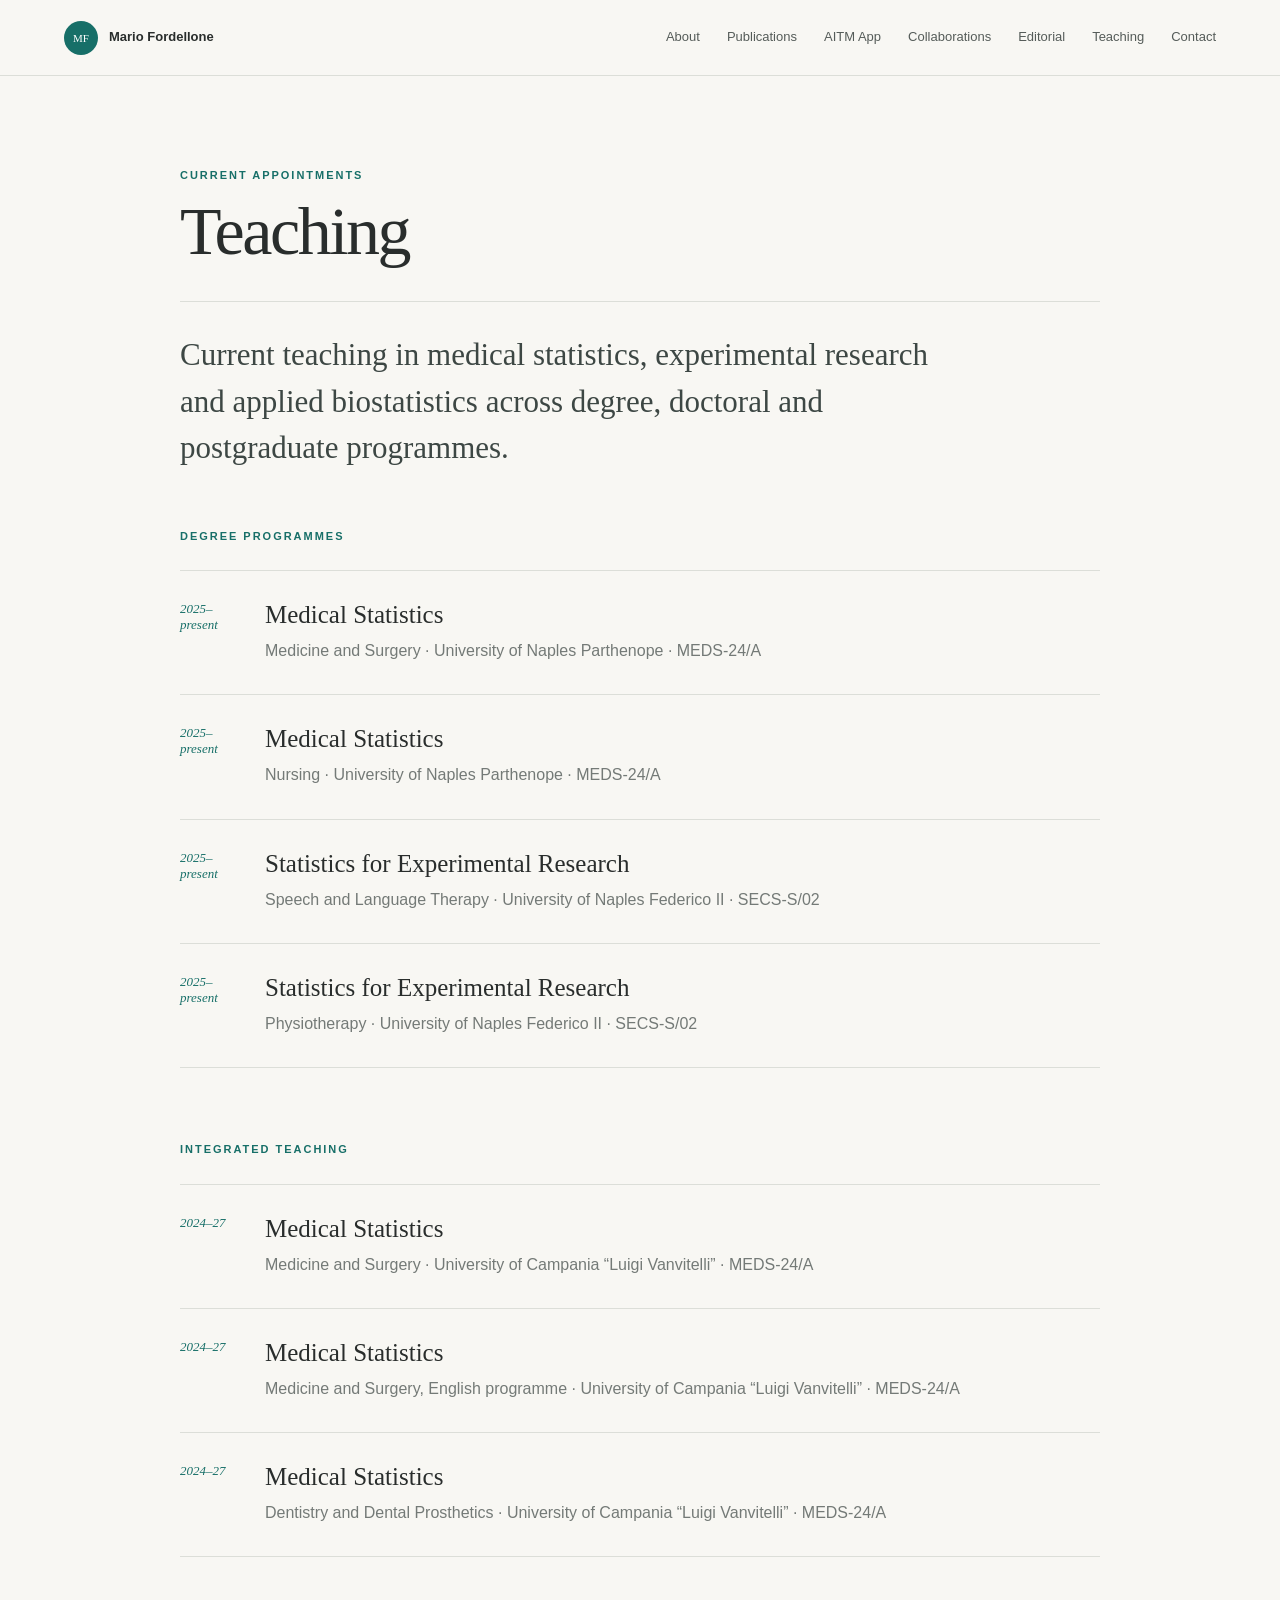
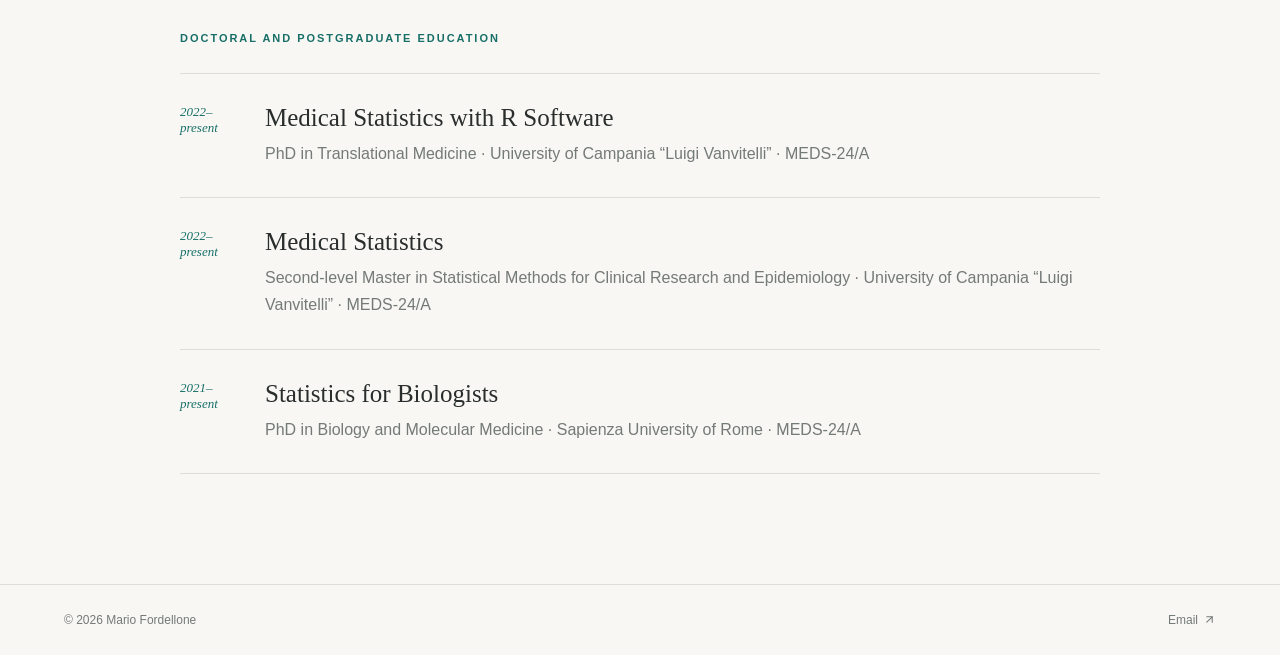
<file: teaching/index.html>
<!DOCTYPE html><html lang="en"><head><meta charSet="utf-8"/><meta name="viewport" content="width=device-width, initial-scale=1"/><link rel="stylesheet" href="/_next/static/css/index.Ow1RFTqH.css" data-precedence="vite-rsc/importer-resources"/><title>Teaching | Mario Fordellone</title><meta name="description" content="Current teaching activities in medical statistics, experimental research and biostatistics."/><link rel="shortcut icon" href="/favicon.svg"/><link rel="icon" href="/favicon.svg"/>
</head><body class="antialiased"><main class="page-shell"><header class="site-header"><a href="/" class="mini-brand"><span>MF</span><strong>Mario Fordellone</strong></a><nav><a href="/about">About</a><a href="/publications">Publications</a><a href="/aitm">AITM App</a><a href="/collaborations">Collaborations</a><a href="/editorial">Editorial</a><a href="/teaching">Teaching</a><a href="/contact">Contact</a></nav></header><article class="content"><p class="kicker">Current appointments</p><h1>Teaching</h1><p class="lead narrow">Current teaching in medical statistics, experimental research and applied biostatistics across degree, doctoral and postgraduate programmes.</p><p class="kicker">Degree programmes</p><div class="item-list"><section><span>2025–present</span><div><h2>Medical Statistics</h2><p>Medicine and Surgery · University of Naples Parthenope · MEDS-24/A</p></div></section><section><span>2025–present</span><div><h2>Medical Statistics</h2><p>Nursing · University of Naples Parthenope · MEDS-24/A</p></div></section><section><span>2025–present</span><div><h2>Statistics for Experimental Research</h2><p>Speech and Language Therapy · University of Naples Federico II · SECS-S/02</p></div></section><section><span>2025–present</span><div><h2>Statistics for Experimental Research</h2><p>Physiotherapy · University of Naples Federico II · SECS-S/02</p></div></section></div><p class="kicker" style="margin-top:72px">Integrated teaching</p><div class="item-list"><section><span>2024–27</span><div><h2>Medical Statistics</h2><p>Medicine and Surgery · University of Campania “Luigi Vanvitelli” · MEDS-24/A</p></div></section><section><span>2024–27</span><div><h2>Medical Statistics</h2><p>Medicine and Surgery, English programme · University of Campania “Luigi Vanvitelli” · MEDS-24/A</p></div></section><section><span>2024–27</span><div><h2>Medical Statistics</h2><p>Dentistry and Dental Prosthetics · University of Campania “Luigi Vanvitelli” · MEDS-24/A</p></div></section></div><p class="kicker" style="margin-top:72px">Doctoral and postgraduate education</p><div class="item-list"><section><span>2022–present</span><div><h2>Medical Statistics with R Software</h2><p>PhD in Translational Medicine · University of Campania “Luigi Vanvitelli” · MEDS-24/A</p></div></section><section><span>2022–present</span><div><h2>Medical Statistics</h2><p>Second-level Master in Statistical Methods for Clinical Research and Epidemiology · University of Campania “Luigi Vanvitelli” · MEDS-24/A</p></div></section><section><span>2021–present</span><div><h2>Statistics for Biologists</h2><p>PhD in Biology and Molecular Medicine · Sapienza University of Rome · MEDS-24/A</p></div></section></div></article><footer class="site-footer"><span>© 2026 Mario Fordellone</span><a href="mailto:mario.fordellone@unicampania.it">Email <svg xmlns="http://www.w3.org/2000/svg" width="13" height="13" viewBox="0 0 24 24" fill="none" stroke="currentColor" stroke-width="2" stroke-linecap="round" stroke-linejoin="round" class="lucide lucide-arrow-up-right" aria-hidden="true"><path d="M7 7h10v10"></path><path d="M7 17 17 7"></path></svg></a></footer></main></body></html>
</file>
<file: _next/static/css/page.1l4qT8Kx.css>
._intro_mw1wt_1{grid-template-columns:minmax(0,1.45fr) minmax(260px,.75fr);align-items:start;gap:clamp(38px,7vw,78px);margin-top:42px;display:grid}._description_mw1wt_9>p:not(:first-child){color:var(--muted);max-width:650px}._launch_mw1wt_14{background:var(--soft);border-top:3px solid var(--accent);padding:28px}._launch_mw1wt_14>span{color:var(--accent);letter-spacing:.14em;text-transform:uppercase;font-size:11px;font-weight:700;display:block}._launch_mw1wt_14>strong{margin:12px 0 4px;font:400 38px Georgia,serif;display:block}._launch_mw1wt_14>p{color:var(--muted);margin:0 0 22px;font-size:14px}._capabilities_mw1wt_41{margin-top:80px}._capabilities_mw1wt_41>h2{max-width:650px;margin:0 0 30px;font:400 clamp(28px,4vw,42px)/1.2 Georgia,serif}._grid_mw1wt_51{border-top:1px solid var(--line);border-left:1px solid var(--line);grid-template-columns:repeat(2,1fr);display:grid}._grid_mw1wt_51 article{border-right:1px solid var(--line);border-bottom:1px solid var(--line);padding:28px}._grid_mw1wt_51 article>span{color:var(--accent);font:italic 13px Georgia,serif}._grid_mw1wt_51 h3{margin:14px 0 8px;font:400 22px Georgia,serif}._grid_mw1wt_51 p{color:var(--muted);margin:0;font-size:14px}._finalLink_mw1wt_80{border-bottom:1px solid var(--line);justify-content:space-between;align-items:center;gap:24px;margin-top:42px;padding:24px 0;display:flex}._finalLink_mw1wt_80 p{color:var(--muted);margin:0}@media (max-width:700px){._intro_mw1wt_1,._grid_mw1wt_51{grid-template-columns:1fr}._finalLink_mw1wt_80{flex-direction:column;align-items:flex-start}}
</file>
<file: _next/static/css/page.Co0BzaxH.css>
._primaryGrid_oeisz_1{border-top:1px solid var(--line);border-left:1px solid var(--line);grid-template-columns:repeat(2,minmax(0,1fr));display:grid}._primaryGrid_oeisz_1 section{border-right:1px solid var(--line);border-bottom:1px solid var(--line);min-height:210px;padding:28px}._primaryGrid_oeisz_1 section>span{color:var(--accent);letter-spacing:.14em;text-transform:uppercase;margin-bottom:20px;font-size:11px;font-weight:700;display:block}._email_oeisz_25{color:var(--accent);overflow-wrap:anywhere;font:400 clamp(19px,2.5vw,27px)/1.35 Georgia,serif}._email_oeisz_25:hover{text-underline-offset:5px;text-decoration:underline}._primaryGrid_oeisz_1 address{color:#555d5a;font-style:normal}._profiles_oeisz_41{margin-top:78px}._profiles_oeisz_41>h2{margin:0 0 28px;font:400 clamp(28px,4vw,42px)/1.2 Georgia,serif}._profileGrid_oeisz_50{grid-template-columns:repeat(2,minmax(0,1fr));display:grid}._profileGrid_oeisz_50 article{border-top:1px solid var(--line);justify-content:space-between;align-items:center;gap:20px;min-height:124px;padding:24px 0;display:flex}._profileGrid_oeisz_50 article:nth-child(odd){padding-right:28px}._profileGrid_oeisz_50 article:nth-child(2n){border-left:1px solid var(--line);padding-left:28px}._profileGrid_oeisz_50 h3{margin:0 0 4px;font:400 21px Georgia,serif}._profileGrid_oeisz_50 p{color:var(--muted);margin:0;font-size:13px}@media (max-width:760px){._primaryGrid_oeisz_1,._profileGrid_oeisz_50{grid-template-columns:1fr}._primaryGrid_oeisz_1 section{min-height:auto}._profileGrid_oeisz_50 article:nth-child(odd),._profileGrid_oeisz_50 article:nth-child(2n){border-left:0;padding:22px 0}}
</file>
<file: _next/static/css/page.BjQ9U2xr.css>
.publications-intro{max-width:780px}.publication-years{margin-top:70px}.publication-year{margin-top:58px}.publication-year-heading{border-bottom:2px solid var(--ink);justify-content:space-between;align-items:baseline;padding-bottom:16px;display:flex}.publication-year-heading h2{margin:0;font:400 clamp(34px,5vw,50px) Georgia,serif}.publication-year-heading span{color:var(--muted);text-transform:uppercase;letter-spacing:.12em;font-size:12px}.publication-list{counter-reset:papers;margin:0;padding:0;list-style:none}.publication-list li{counter-increment:papers;border-bottom:1px solid var(--line);padding:25px 20px 25px 58px;position:relative}.publication-list li:before{content:counter(papers, decimal-leading-zero);color:var(--accent);font:italic 13px Georgia,serif;position:absolute;top:29px;left:0}.publication-list h3{margin:0 0 7px;font:400 20px/1.4 Georgia,serif}.publication-list p{color:var(--muted);margin:0;font-size:13px}.publications-cta{background:var(--soft);justify-content:space-between;align-items:center;gap:24px;margin-top:64px;padding:27px;display:flex}.publications-cta p{color:#555d5a;margin:0}@media (max-width:700px){.publication-year-heading,.publications-cta{flex-direction:column;align-items:flex-start}.publication-list li{padding-left:42px}.publication-list h3{font-size:18px}}
</file>
